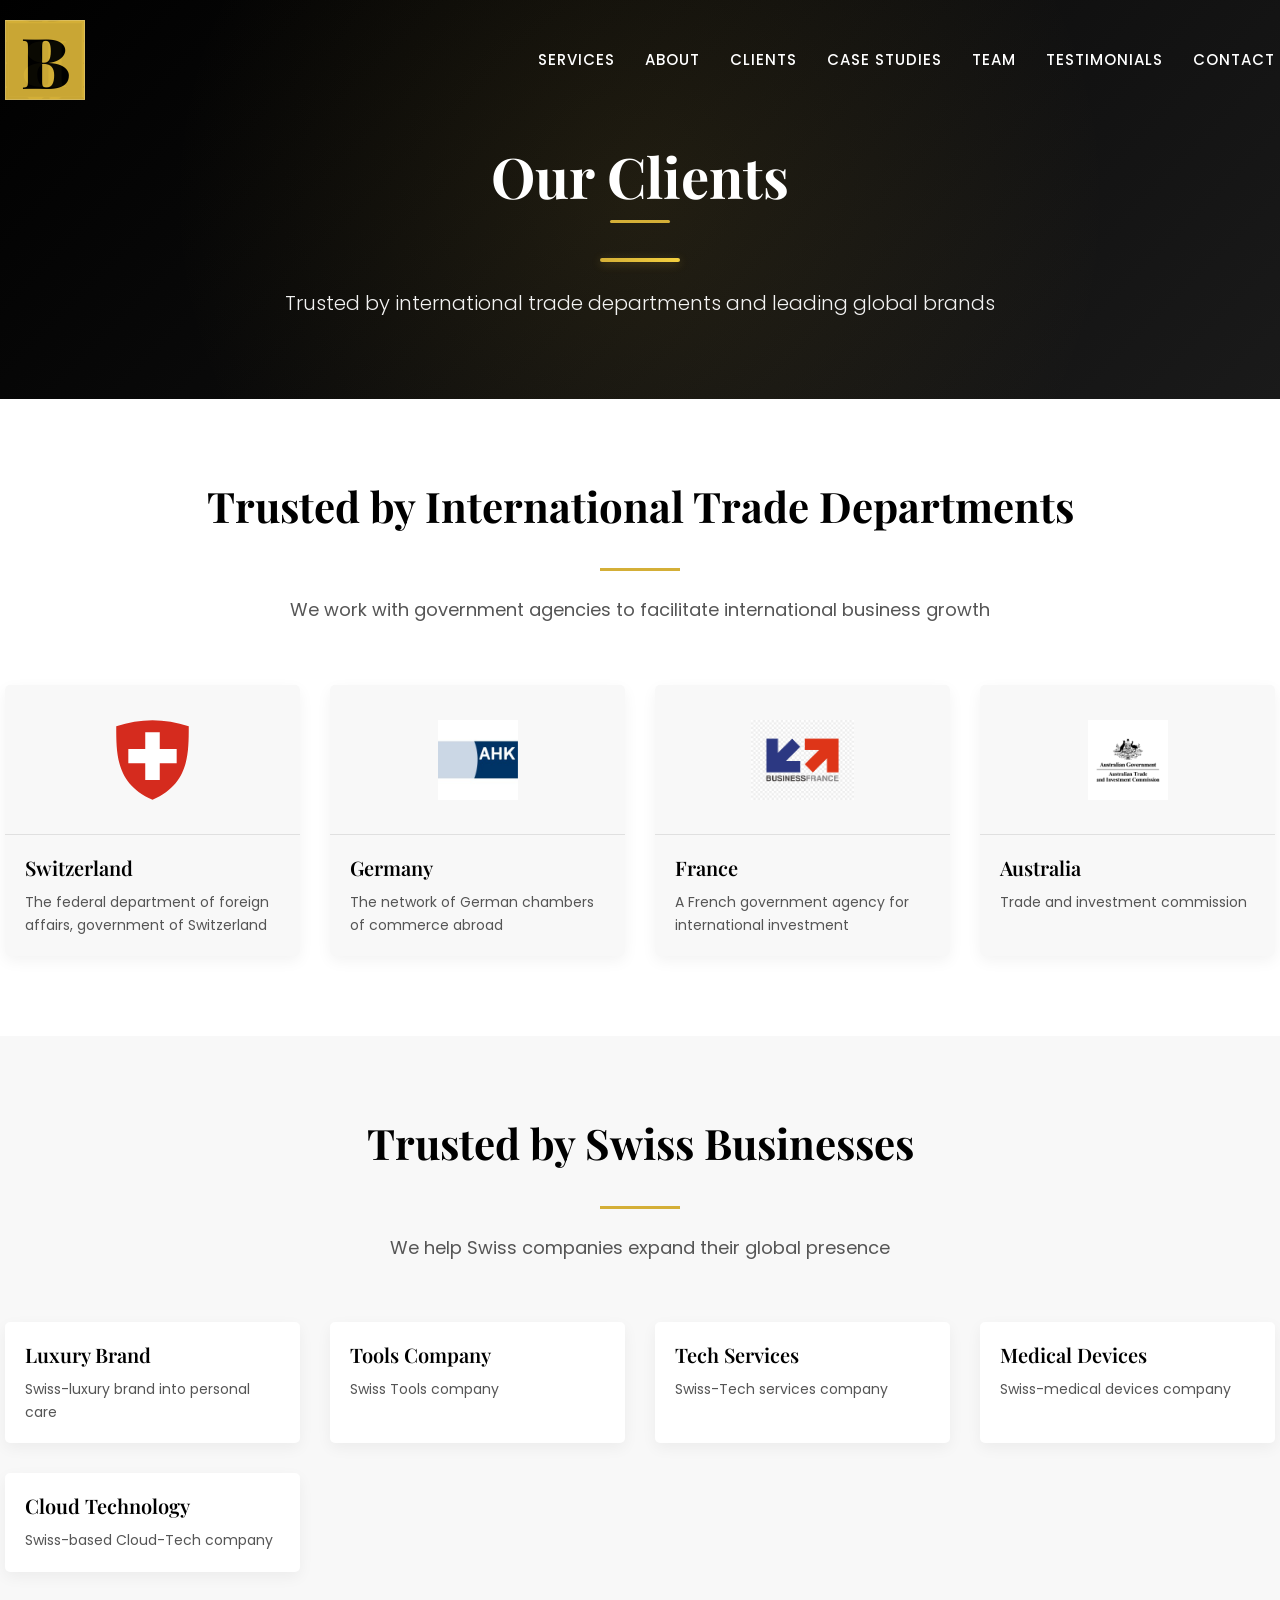
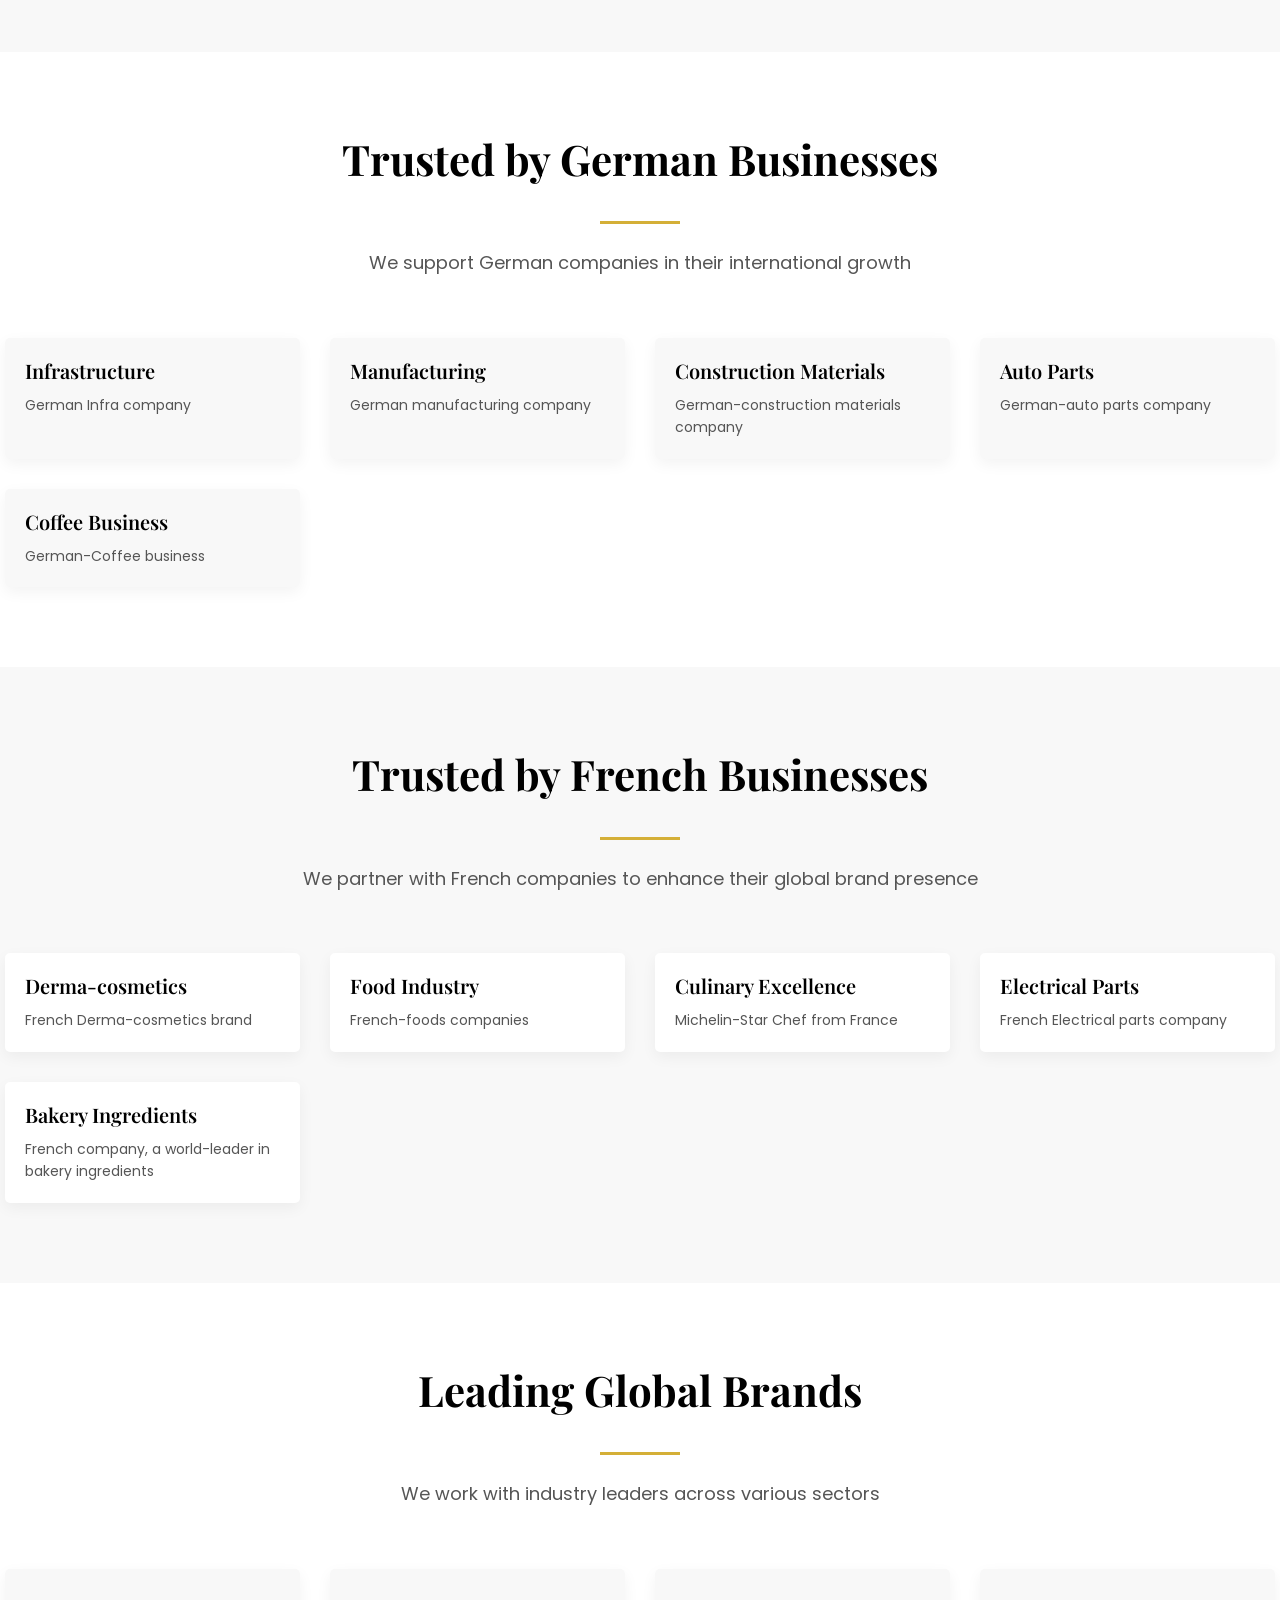
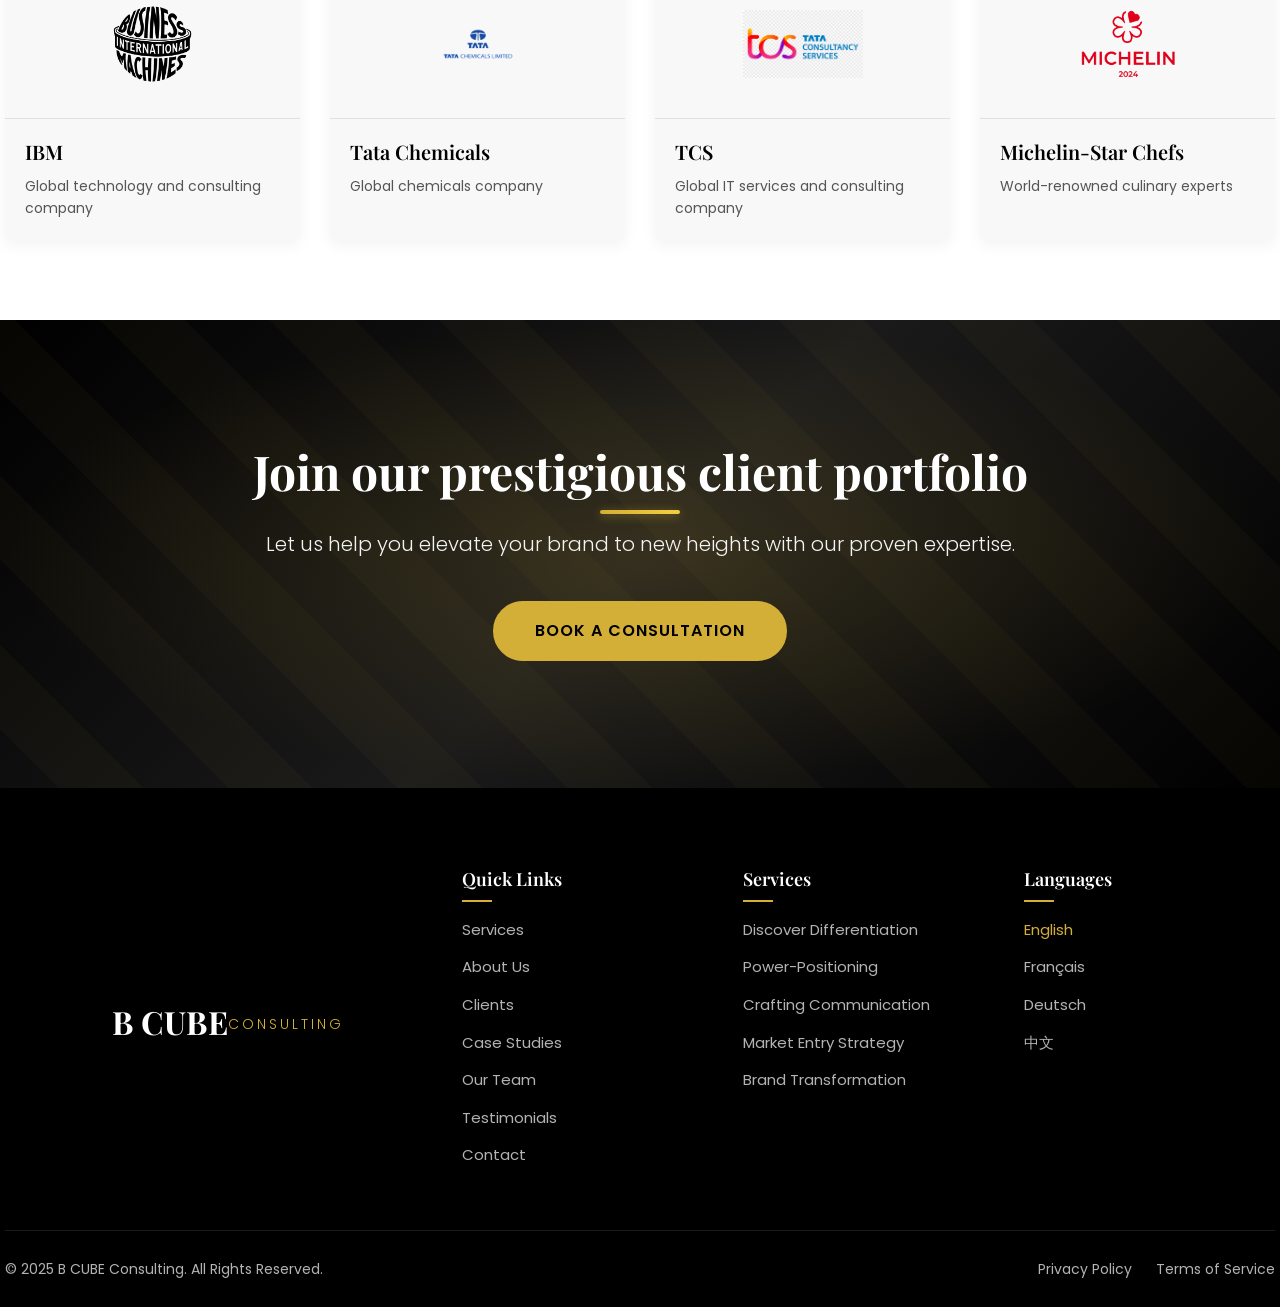
<file: clients.html>
<!DOCTYPE html>
<html lang="en">
<head>
    <meta charset="UTF-8">
    <meta name="viewport" content="width=device-width, initial-scale=1.0">
    <title>Our Clients | B CUBE Consulting</title>
    <meta name="description" content="B CUBE Consulting's global client portfolio includes international trade departments and leading brands from Switzerland, Germany, France, and more.">
    <link rel="stylesheet" href="css/styles.css">
    <link rel="stylesheet" href="css/placeholders.css">
    <link rel="stylesheet" href="css/animations.css">
    <link rel="stylesheet" href="css/cube.css">
    <link rel="preconnect" href="https://fonts.googleapis.com">
    <link rel="preconnect" href="https://fonts.gstatic.com" crossorigin>
    <link href="https://fonts.googleapis.com/css2?family=Playfair+Display:wght@400;500;600;700&family=Poppins:wght@300;400;500;600&display=swap" rel="stylesheet">
    <link rel="stylesheet" href="https://cdnjs.cloudflare.com/ajax/libs/font-awesome/6.0.0/css/all.min.css">
</head>
<body>
    
    <!-- Header -->
    <header class="header">
        <div class="container">
            <div class="header-inner">
                <div class="logo">
                    <a href="index.html" style="display: flex; align-items: center;">
                        <div class="cube-container">
                            <div class="cube">
                                <div class="cube-face cube-face-front">B</div>
                                <div class="cube-face cube-face-back">B</div>
                                <div class="cube-face cube-face-right">B</div>
                                <div class="cube-face cube-face-left">B</div>
                                <div class="cube-face cube-face-top">B</div>
                                <div class="cube-face cube-face-bottom">B</div>
                            </div>
                        </div>
                    </a>
                </div>
                <nav class="main-nav">
                    <ul>
                        <li><a href="services.html">Services</a></li>
                        <li><a href="about.html">About</a></li>
                        <li><a href="clients.html" class="active">Clients</a></li>
                        <li><a href="case-studies.html">Case Studies</a></li>
                        <li><a href="team.html">Team</a></li>
                        <li><a href="testimonials.html">Testimonials</a></li>
                        <li><a href="contact.html">Contact</a></li>
                    </ul>
                </nav>
                <div class="mobile-menu-toggle">
                    <span></span>
                    <span></span>
                    <span></span>
                </div>
            </div>
        </div>
    </header>

    <!-- Page Banner -->
    <section class="page-banner">
        <div class="container">
            <h1>Our Clients</h1>
            <div class="separator"></div>
            <p>Trusted by international trade departments and leading global brands</p>
        </div>
    </section>

    <!-- International Trade Departments -->
    <section class="client-section">
        <div class="container">
            <div class="section-header">
                <h2>Trusted by International Trade Departments</h2>
                <div class="separator"></div>
                <p>We work with government agencies to facilitate international business growth</p>
            </div>
            <div class="client-grid">
                <div class="client-card">
                    <div class="client-logo">
                        <img src="assets/images/Coat_of_Arms_of_Switzerland.svg" alt="Switzerland Trade Department">
                    </div>
                    <div class="client-info">
                        <h3>Switzerland</h3>
                        <p>The federal department of foreign affairs, government of Switzerland</p>
                    </div>
                </div>
                <div class="client-card">
                    <div class="client-logo">
                        <img src="assets/images/AHK.jpeg" alt="Germany Trade Department">
                    </div>
                    <div class="client-info">
                        <h3>Germany</h3>
                        <p>The network of German chambers of commerce abroad</p>
                    </div>
                </div>
                <div class="client-card">
                    <div class="client-logo">
                        <img src="assets/images/BF.jpg" alt="France Trade Department">
                    </div>
                    <div class="client-info">
                        <h3>France</h3>
                        <p>A French government agency for international investment</p>
                    </div>
                </div>
                <div class="client-card">
                    <div class="client-logo">
                        <img src="assets/images/A.png" alt="Australia Trade Department">
                    </div>
                    <div class="client-info">
                        <h3>Australia</h3>
                        <p>Trade and investment commission</p>
                    </div>
                </div>
            </div>
        </div>
    </section>

    <!-- Swiss Businesses -->
    <section class="client-section">
        <div class="container">
            <div class="section-header">
                <h2>Trusted by Swiss Businesses</h2>
                <div class="separator"></div>
                <p>We help Swiss companies expand their global presence</p>
            </div>
            <div class="client-grid">
                <div class="client-card">
                    <div class="client-info">
                        <h3>Luxury Brand</h3>
                        <p>Swiss-luxury brand into personal care</p>
                    </div>
                </div>
                <div class="client-card">
                    <div class="client-info">
                        <h3>Tools Company</h3>
                        <p>Swiss Tools company</p>
                    </div>
                </div>
                <div class="client-card">
                    <div class="client-info">
                        <h3>Tech Services</h3>
                        <p>Swiss-Tech services company</p>
                    </div>
                </div>
                <div class="client-card">
                    <div class="client-info">
                        <h3>Medical Devices</h3>
                        <p>Swiss-medical devices company</p>
                    </div>
                </div>
                <div class="client-card">
                    <div class="client-info">
                        <h3>Cloud Technology</h3>
                        <p>Swiss-based Cloud-Tech company</p>
                    </div>
                </div>
            </div>
        </div>
    </section>

    <!-- German Businesses -->
    <section class="client-section">
        <div class="container">
            <div class="section-header">
                <h2>Trusted by German Businesses</h2>
                <div class="separator"></div>
                <p>We support German companies in their international growth</p>
            </div>
            <div class="client-grid">
                <div class="client-card">
                    <div class="client-info">
                        <h3>Infrastructure</h3>
                        <p>German Infra company</p>
                    </div>
                </div>
                <div class="client-card">
                    <div class="client-info">
                        <h3>Manufacturing</h3>
                        <p>German manufacturing company</p>
                    </div>
                </div>
                <div class="client-card">
                    <div class="client-info">
                        <h3>Construction Materials</h3>
                        <p>German-construction materials company</p>
                    </div>
                </div>
                <div class="client-card">
                    <div class="client-info">
                        <h3>Auto Parts</h3>
                        <p>German-auto parts company</p>
                    </div>
                </div>
                <div class="client-card">
                    <div class="client-info">
                        <h3>Coffee Business</h3>
                        <p>German-Coffee business</p>
                    </div>
                </div>
            </div>
        </div>
    </section>

    <!-- French Businesses -->
    <section class="client-section">
        <div class="container">
            <div class="section-header">
                <h2>Trusted by French Businesses</h2>
                <div class="separator"></div>
                <p>We partner with French companies to enhance their global brand presence</p>
            </div>
            <div class="client-grid">
                <div class="client-card">
                    <div class="client-info">
                        <h3>Derma-cosmetics</h3>
                        <p>French Derma-cosmetics brand</p>
                    </div>
                </div>
                <div class="client-card">
                    <div class="client-info">
                        <h3>Food Industry</h3>
                        <p>French-foods companies</p>
                    </div>
                </div>
                <div class="client-card">
                    <div class="client-info">
                        <h3>Culinary Excellence</h3>
                        <p>Michelin-Star Chef from France</p>
                    </div>
                </div>
                <div class="client-card">
                    <div class="client-info">
                        <h3>Electrical Parts</h3>
                        <p>French Electrical parts company</p>
                    </div>
                </div>
                <div class="client-card">
                    <div class="client-info">
                        <h3>Bakery Ingredients</h3>
                        <p>French company, a world-leader in bakery ingredients</p>
                    </div>
                </div>
            </div>
        </div>
    </section>

    <!-- Leading Global Brands -->
    <section class="client-section">
        <div class="container">
            <div class="section-header">
                <h2>Leading Global Brands</h2>
                <div class="separator"></div>
                <p>We work with industry leaders across various sectors</p>
            </div>
            <div class="client-grid">
                <div class="client-card">
                    <div class="client-logo">
                        <img src="assets/images/Original_IBM_Logo.png" alt="IBM">
                    </div>
                    <div class="client-info">
                        <h3>IBM</h3>
                        <p>Global technology and consulting company</p>
                    </div>
                </div>
                <div class="client-card">
                    <div class="client-logo">
                        <img src="assets/images/tata-chemicals-vector-logo-200x200.png" alt="Tata Chemicals">
                    </div>
                    <div class="client-info">
                        <h3>Tata Chemicals</h3>
                        <p>Global chemicals company</p>
                    </div>
                </div>
                <div class="client-card">
                    <div class="client-logo">
                        <img src="assets/images/tata.webp" alt="TCS">
                    </div>
                    <div class="client-info">
                        <h3>TCS</h3>
                        <p>Global IT services and consulting company</p>
                    </div>
                </div>
                <div class="client-card">
                    <div class="client-logo">
                        <img src="assets/images/logo_michelin_.png" alt="Michelin-Star Chefs">
                    </div>
                    <div class="client-info">
                        <h3>Michelin-Star Chefs</h3>
                        <p>World-renowned culinary experts</p>
                    </div>
                </div>
            </div>
        </div>
    </section>

    <!-- CTA Section -->
    <section class="cta-section">
        <div class="container">
            <h2>Join our prestigious client portfolio</h2>
            <p>Let us help you elevate your brand to new heights with our proven expertise.</p>
            <a href="contact.html" class="cta-button">Book a Consultation</a>
        </div>
    </section>

    <!-- Footer -->
    <footer class="footer">
        <div class="container">
            <div class="footer-content">
                <div class="footer-logo">
                    <h2>B CUBE</h2>
                    <span>Consulting</span>
                </div>
                <div class="footer-links">
                    <div class="footer-column">
                        <h3>Quick Links</h3>
                        <ul>
                            <li><a href="services.html">Services</a></li>
                            <li><a href="about.html">About Us</a></li>
                            <li><a href="clients.html">Clients</a></li>
                            <li><a href="case-studies.html">Case Studies</a></li>
                            <li><a href="team.html">Our Team</a></li>
                            <li><a href="testimonials.html">Testimonials</a></li>
                            <li><a href="contact.html">Contact</a></li>
                        </ul>
                    </div>
                    <div class="footer-column">
                        <h3>Services</h3>
                        <ul>
                            <li><a href="services.html#discover">Discover Differentiation</a></li>
                            <li><a href="services.html#positioning">Power-Positioning</a></li>
                            <li><a href="services.html#communication">Crafting Communication</a></li>
                            <li><a href="services.html">Market Entry Strategy</a></li>
                            <li><a href="services.html">Brand Transformation</a></li>
                        </ul>
                    </div>
                    <div class="footer-column">
                        <h3>Languages</h3>
                        <ul class="language-selector">
                            <li><a href="#" class="active">English</a></li>
                            <li><a href="#">Français</a></li>
                            <li><a href="#">Deutsch</a></li>
                            <li><a href="#">中文</a></li>
                        </ul>
                    </div>
                </div>
            </div>
            <div class="footer-bottom">
                <p>&copy; 2025 B CUBE Consulting. All Rights Reserved.</p>
                <div class="footer-bottom-links">
                    <a href="#">Privacy Policy</a>
                    <a href="#">Terms of Service</a>
                </div>
            </div>
        </div>
    </footer>

    <!-- Custom scripts -->
    <script src="js/main.js"></script>
</body>
</html>
</file>
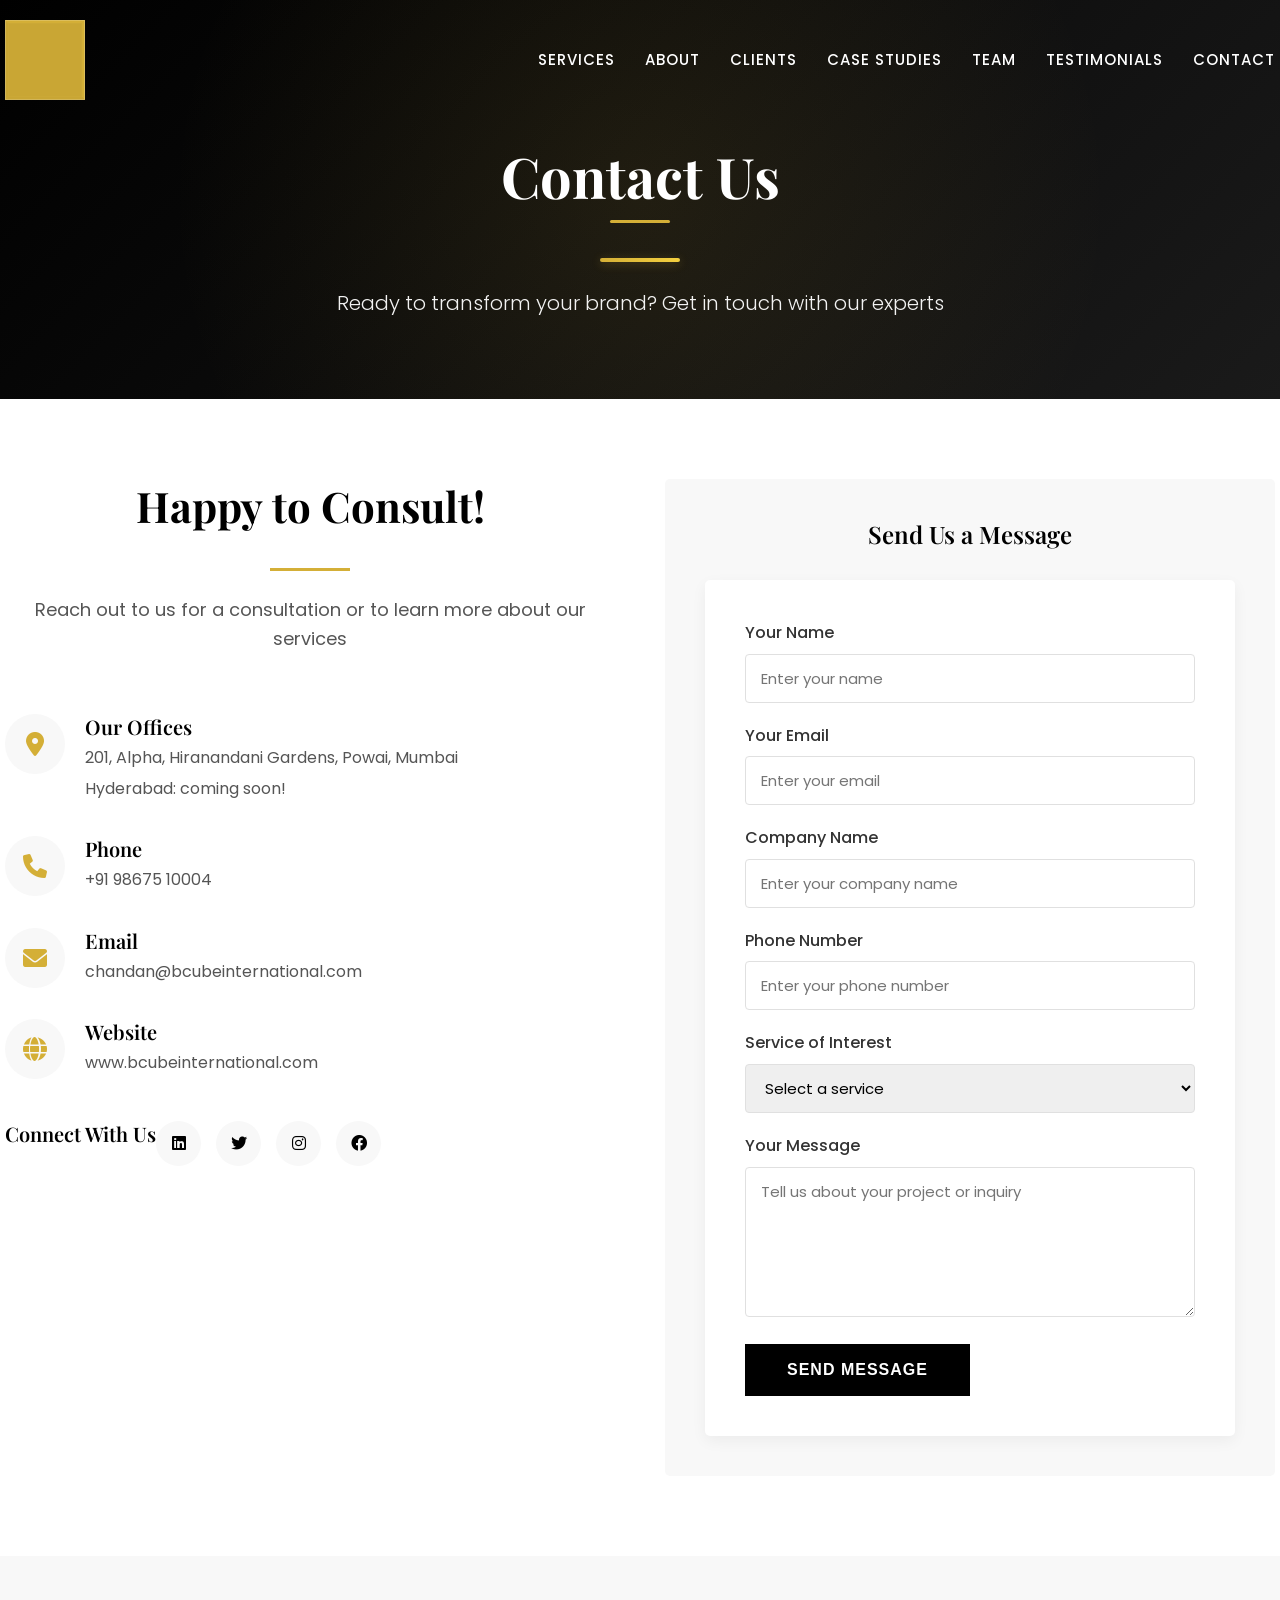
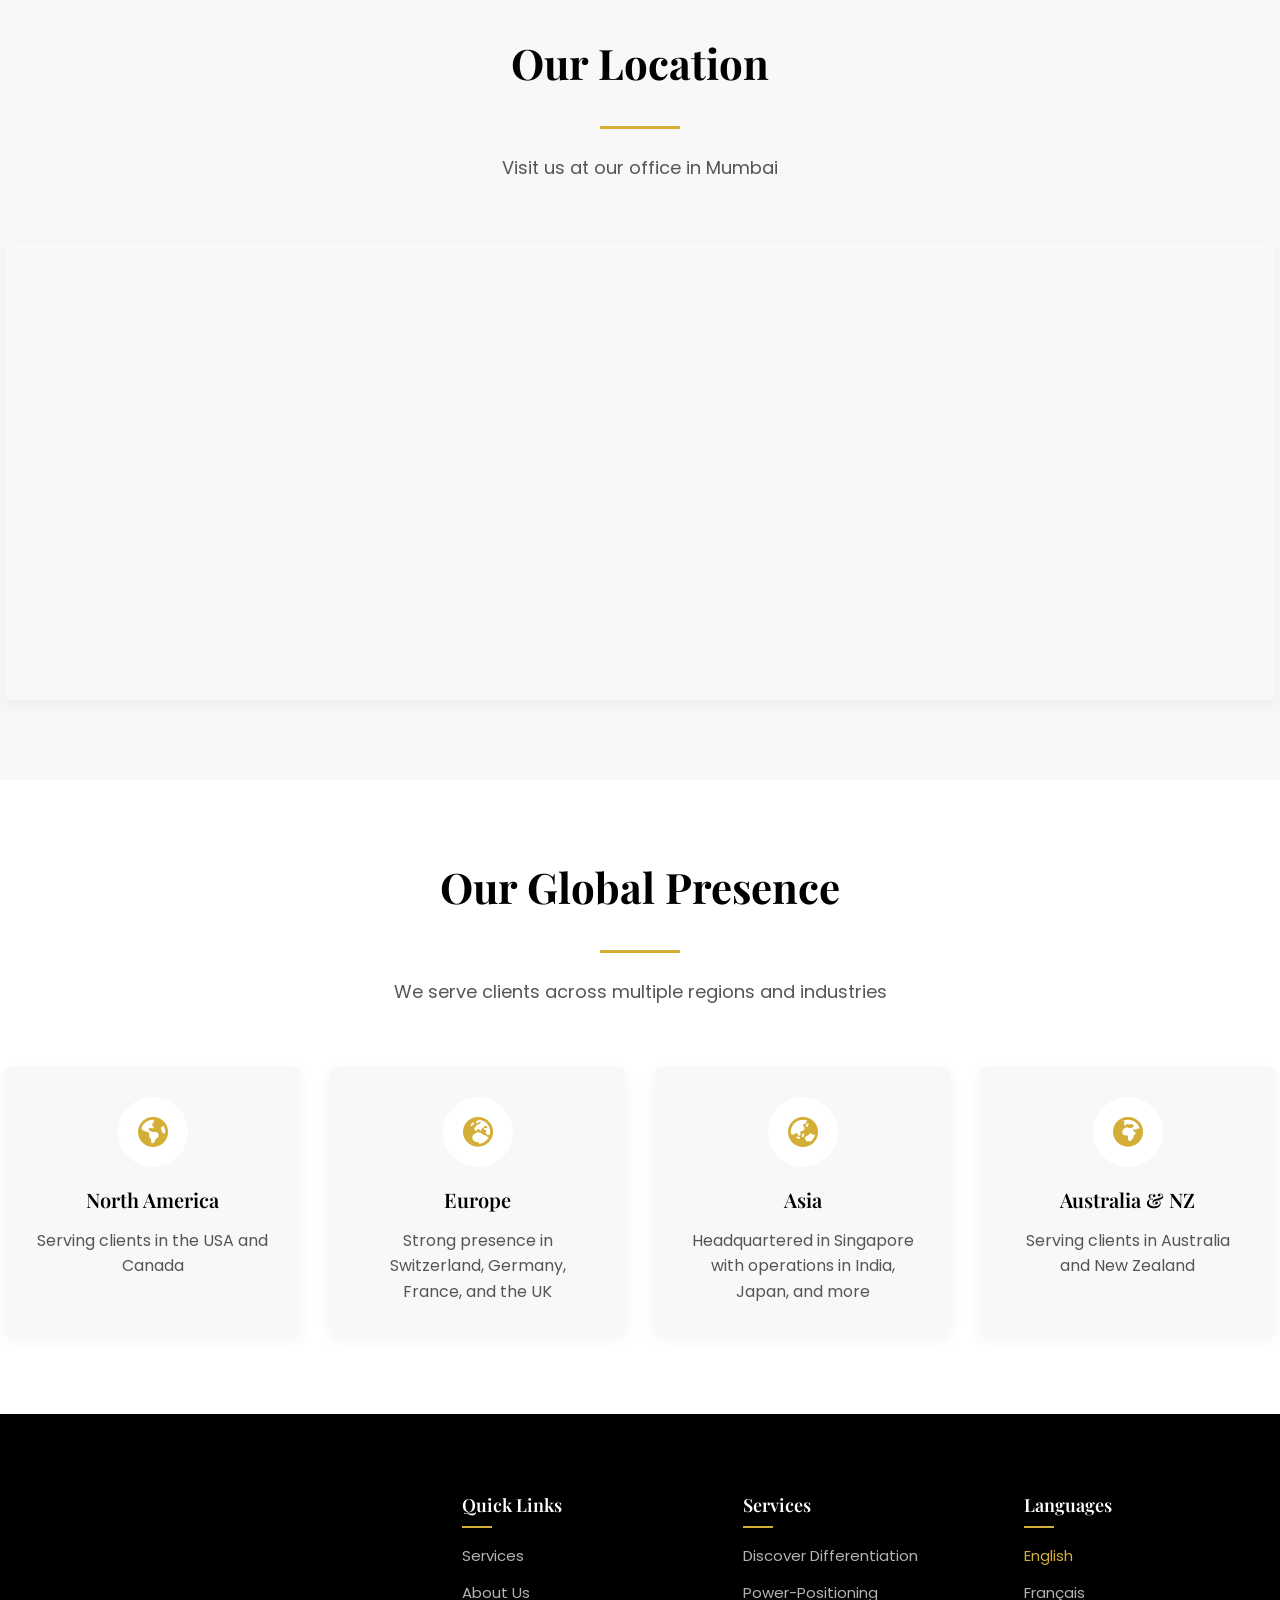
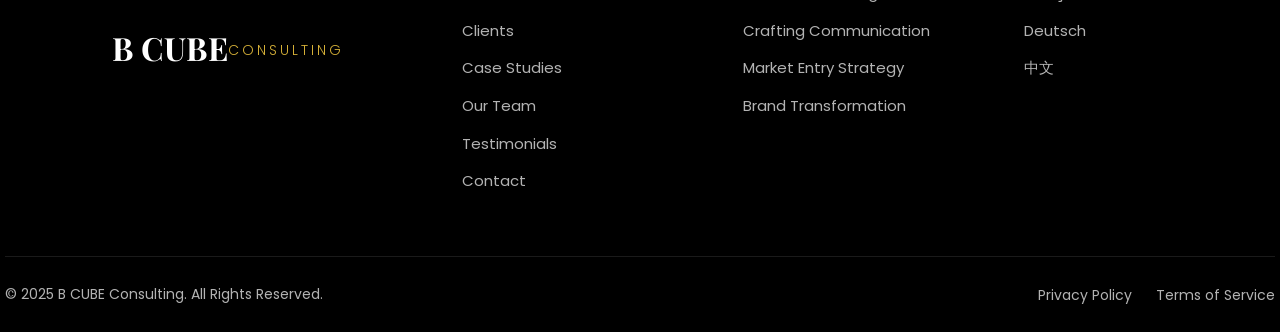
<file: contact.html>
<!DOCTYPE html>
<html lang="en">
<head>
    <meta charset="UTF-8">
    <meta name="viewport" content="width=device-width, initial-scale=1.0">
    <title>Contact Us | B CUBE Consulting</title>
    <meta name="description" content="Get in touch with B CUBE Consulting - Singapore-based consultancy specializing in brand and business strategy across global markets.">
    <link rel="stylesheet" href="css/styles.css">
    <link rel="stylesheet" href="css/placeholders.css">
    <link rel="stylesheet" href="css/animations.css">
    <link rel="stylesheet" href="css/cube.css">
    <link rel="preconnect" href="https://fonts.googleapis.com">
    <link rel="preconnect" href="https://fonts.gstatic.com" crossorigin>
    <link href="https://fonts.googleapis.com/css2?family=Playfair+Display:wght@400;500;600;700&family=Poppins:wght@300;400;500;600&display=swap" rel="stylesheet">
    <link rel="stylesheet" href="https://cdnjs.cloudflare.com/ajax/libs/font-awesome/6.0.0/css/all.min.css">
</head>
<body>
    
    <!-- Header -->
    <header class="header">
        <div class="container">
            <div class="header-inner">
                <div class="logo">
                    <a href="index.html" style="display: flex; align-items: center;">
                        <div class="cube-container">
                            <div class="cube">
                                <div class="cube-face cube-face-front"></div>
                                <div class="cube-face cube-face-back"></div>
                                <div class="cube-face cube-face-right"></div>
                                <div class="cube-face cube-face-left"></div>
                                <div class="cube-face cube-face-top"></div>
                                <div class="cube-face cube-face-bottom"></div>
                            </div>
                        </div>
                    </a>
                </div>
                <nav class="main-nav">
                    <ul>
                        <li><a href="services.html">Services</a></li>
                        <li><a href="about.html">About</a></li>
                        <li><a href="clients.html">Clients</a></li>
                        <li><a href="case-studies.html">Case Studies</a></li>
                        <li><a href="team.html">Team</a></li>
                        <li><a href="testimonials.html">Testimonials</a></li>
                        <li><a href="contact.html" class="active">Contact</a></li>
                    </ul>
                </nav>
                <div class="mobile-menu-toggle">
                    <span></span>
                    <span></span>
                    <span></span>
                </div>
            </div>
        </div>
    </header>

    <!-- Page Banner -->
    <section class="page-banner">
        <div class="container">
            <h1>Contact Us</h1>
            <div class="separator"></div>
            <p>Ready to transform your brand? Get in touch with our experts</p>
        </div>
    </section>

    <!-- Contact Information -->
    <section class="contact-information">
        <div class="container">
            <div class="contact-grid">
                <div class="contact-details">
                    <div class="section-header">
                        <h2>Happy to Consult!</h2>
                        <div class="separator"></div>
                        <p>Reach out to us for a consultation or to learn more about our services</p>
                    </div>
                    <div class="contact-items">
                        <div class="contact-item">
                            <div class="contact-icon">
                                <i class="fas fa-map-marker-alt"></i>
                            </div>
                            <div class="contact-text">
                                <h3>Our Offices</h3>
                                <p>201, Alpha, Hiranandani Gardens, Powai, Mumbai</p>
                                <p>Hyderabad: coming soon!</p>
                            </div>
                        </div>
                        <div class="contact-item">
                            <div class="contact-icon">
                                <i class="fas fa-phone"></i>
                            </div>
                            <div class="contact-text">
                                <h3>Phone</h3>
                                <p>+91 98675 10004</p>
                            </div>
                        </div>
                        <div class="contact-item">
                            <div class="contact-icon">
                                <i class="fas fa-envelope"></i>
                            </div>
                            <div class="contact-text">
                                <h3>Email</h3>
                                <p>chandan@bcubeinternational.com</p>
                            </div>
                        </div>
                        <div class="contact-item">
                            <div class="contact-icon">
                                <i class="fas fa-globe"></i>
                            </div>
                            <div class="contact-text">
                                <h3>Website</h3>
                                <p>www.bcubeinternational.com</p>
                            </div>
                        </div>
                    </div>
                    <div class="contact-social">
                        <h3>Connect With Us</h3>
                        <div class="social-links">
                            <a href="#"><i class="fab fa-linkedin"></i></a>
                            <a href="#"><i class="fab fa-twitter"></i></a>
                            <a href="#"><i class="fab fa-instagram"></i></a>
                            <a href="#"><i class="fab fa-facebook"></i></a>
                        </div>
                    </div>
                </div>
                <div class="contact-form-container">
                    <h2>Send Us a Message</h2>
                    <form id="contactForm" class="contact-form">
                        <div class="form-group">
                            <label for="name">Your Name</label>
                            <input type="text" id="name" name="name" placeholder="Enter your name" required>
                        </div>
                        <div class="form-group">
                            <label for="email">Your Email</label>
                            <input type="email" id="email" name="email" placeholder="Enter your email" required>
                        </div>
                        <div class="form-group">
                            <label for="company">Company Name</label>
                            <input type="text" id="company" name="company" placeholder="Enter your company name">
                        </div>
                        <div class="form-group">
                            <label for="phone">Phone Number</label>
                            <input type="tel" id="phone" name="phone" placeholder="Enter your phone number">
                        </div>
                        <div class="form-group">
                            <label for="service">Service of Interest</label>
                            <select id="service" name="service">
                                <option value="">Select a service</option>
                                <option value="discover-differentiation">Discover Differentiation</option>
                                <option value="power-positioning">Power-Positioning</option>
                                <option value="crafting-communication">Crafting Communication</option>
                                <option value="market-entry">Market Entry Strategy</option>
                                <option value="brand-transformation">Brand Transformation</option>
                                <option value="other">Other</option>
                            </select>
                        </div>
                        <div class="form-group">
                            <label for="message">Your Message</label>
                            <textarea id="message" name="message" placeholder="Tell us about your project or inquiry" required></textarea>
                        </div>
                        <button type="submit" class="submit-button">Send Message</button>
                    </form>
                </div>
            </div>
        </div>
    </section>

    <!-- Map Section -->
    <section class="map-section">
        <div class="container">
            <div class="section-header">
                <h2>Our Location</h2>
                <div class="separator"></div>
                <p>Visit us at our office in Mumbai</p>
            </div>
            <div class="map-container">
                <iframe src="https://www.google.com/maps/embed?pb=!1m18!1m12!1m3!1d3769.9881332006223!2d72.90543931491!3d19.11952998706!2m3!1f0!2f0!3f0!3m2!1i1024!2i768!4f13.1!3m3!1m2!1s0x3be7c7e4f3f00001%3A0x3c1e9a02c5c2e5a0!2sHiranandani%20Gardens%2C%20Powai%2C%20Mumbai%2C%20Maharashtra!5e0!3m2!1sen!2sin!4v1646000000000!5m2!1sen!2sin" width="100%" height="450" style="border:0;" allowfullscreen="" loading="lazy"></iframe>
            </div>
        </div>
    </section>

    <!-- Global Presence -->
    <section class="global-presence">
        <div class="container">
            <div class="section-header">
                <h2>Our Global Presence</h2>
                <div class="separator"></div>
                <p>We serve clients across multiple regions and industries</p>
            </div>
            <div class="regions-grid">
                <div class="region-card">
                    <div class="region-icon">
                        <i class="fas fa-globe-americas"></i>
                    </div>
                    <h3>North America</h3>
                    <p>Serving clients in the USA and Canada</p>
                </div>
                <div class="region-card">
                    <div class="region-icon">
                        <i class="fas fa-globe-europe"></i>
                    </div>
                    <h3>Europe</h3>
                    <p>Strong presence in Switzerland, Germany, France, and the UK</p>
                </div>
                <div class="region-card">
                    <div class="region-icon">
                        <i class="fas fa-globe-asia"></i>
                    </div>
                    <h3>Asia</h3>
                    <p>Headquartered in Singapore with operations in India, Japan, and more</p>
                </div>
                <div class="region-card">
                    <div class="region-icon">
                        <i class="fas fa-globe-africa"></i>
                    </div>
                    <h3>Australia & NZ</h3>
                    <p>Serving clients in Australia and New Zealand</p>
                </div>
            </div>
        </div>
    </section>

    <!-- Footer -->
    <footer class="footer">
        <div class="container">
            <div class="footer-content">
                <div class="footer-logo">
                    <h2>B CUBE</h2>
                    <span>Consulting</span>
                </div>
                <div class="footer-links">
                    <div class="footer-column">
                        <h3>Quick Links</h3>
                        <ul>
                            <li><a href="services.html">Services</a></li>
                            <li><a href="about.html">About Us</a></li>
                            <li><a href="clients.html">Clients</a></li>
                            <li><a href="case-studies.html">Case Studies</a></li>
                            <li><a href="team.html">Our Team</a></li>
                            <li><a href="testimonials.html">Testimonials</a></li>
                            <li><a href="contact.html">Contact</a></li>
                        </ul>
                    </div>
                    <div class="footer-column">
                        <h3>Services</h3>
                        <ul>
                            <li><a href="services.html#discover">Discover Differentiation</a></li>
                            <li><a href="services.html#positioning">Power-Positioning</a></li>
                            <li><a href="services.html#communication">Crafting Communication</a></li>
                            <li><a href="services.html">Market Entry Strategy</a></li>
                            <li><a href="services.html">Brand Transformation</a></li>
                        </ul>
                    </div>
                    <div class="footer-column">
                        <h3>Languages</h3>
                        <ul class="language-selector">
                            <li><a href="#" class="active">English</a></li>
                            <li><a href="#">Français</a></li>
                            <li><a href="#">Deutsch</a></li>
                            <li><a href="#">中文</a></li>
                        </ul>
                    </div>
                </div>
            </div>
            <div class="footer-bottom">
                <p>&copy; 2025 B CUBE Consulting. All Rights Reserved.</p>
                <div class="footer-bottom-links">
                    <a href="#">Privacy Policy</a>
                    <a href="#">Terms of Service</a>
                </div>
            </div>
        </div>
    </footer>

    <!-- Custom scripts -->
    <script src="js/main.js"></script>
</body>
</html>
</file>
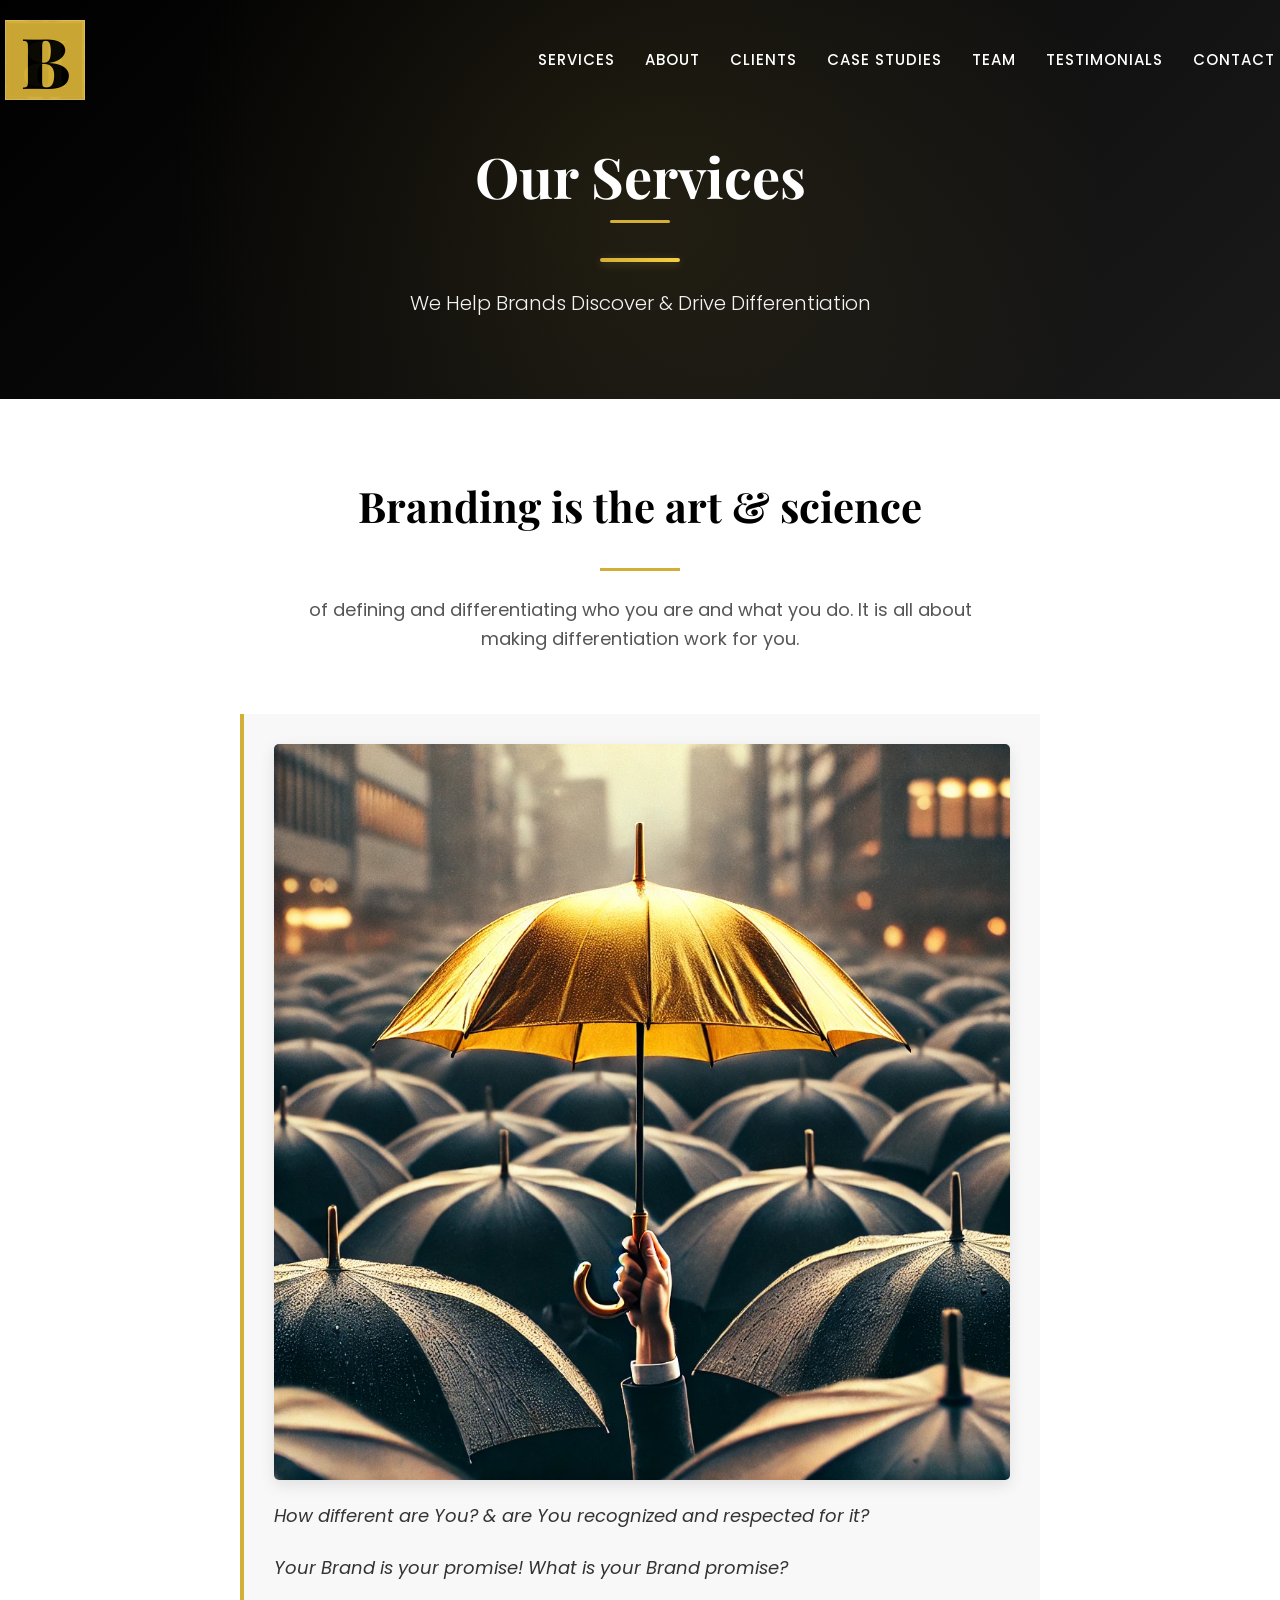
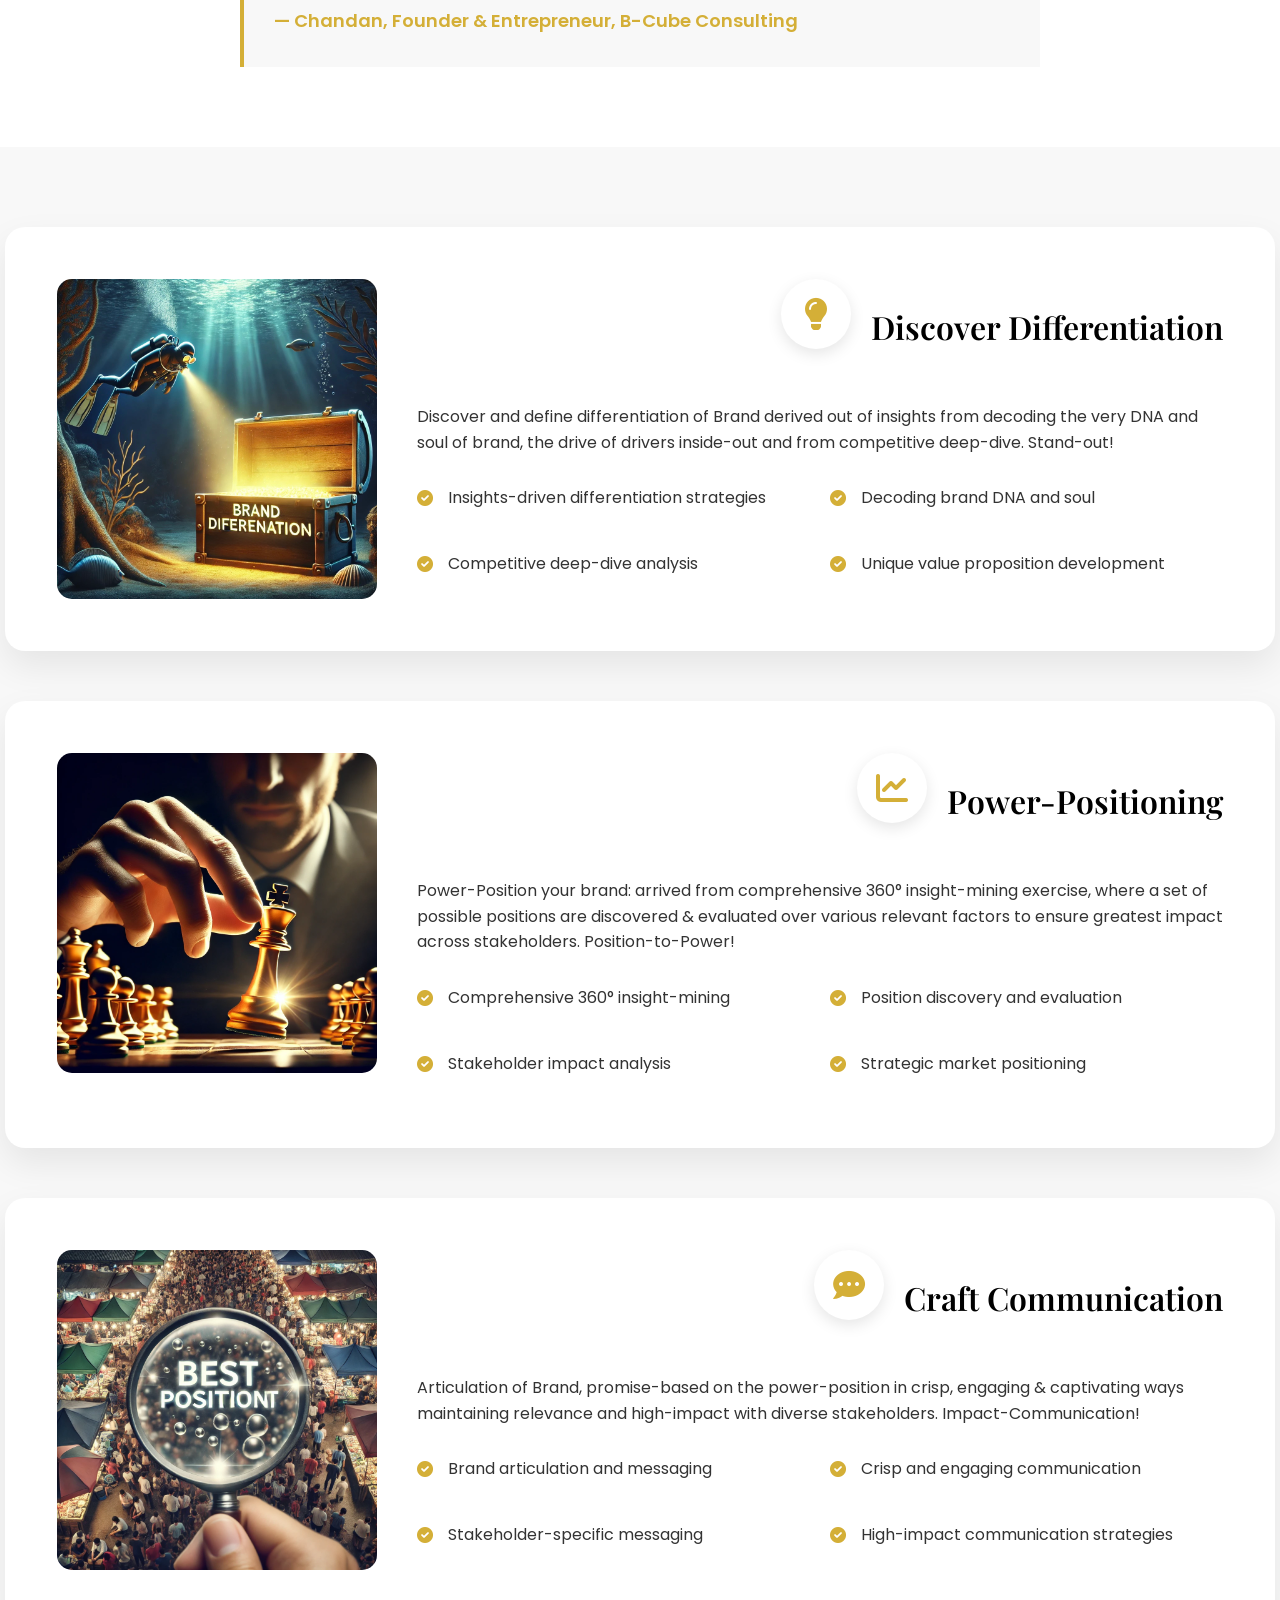
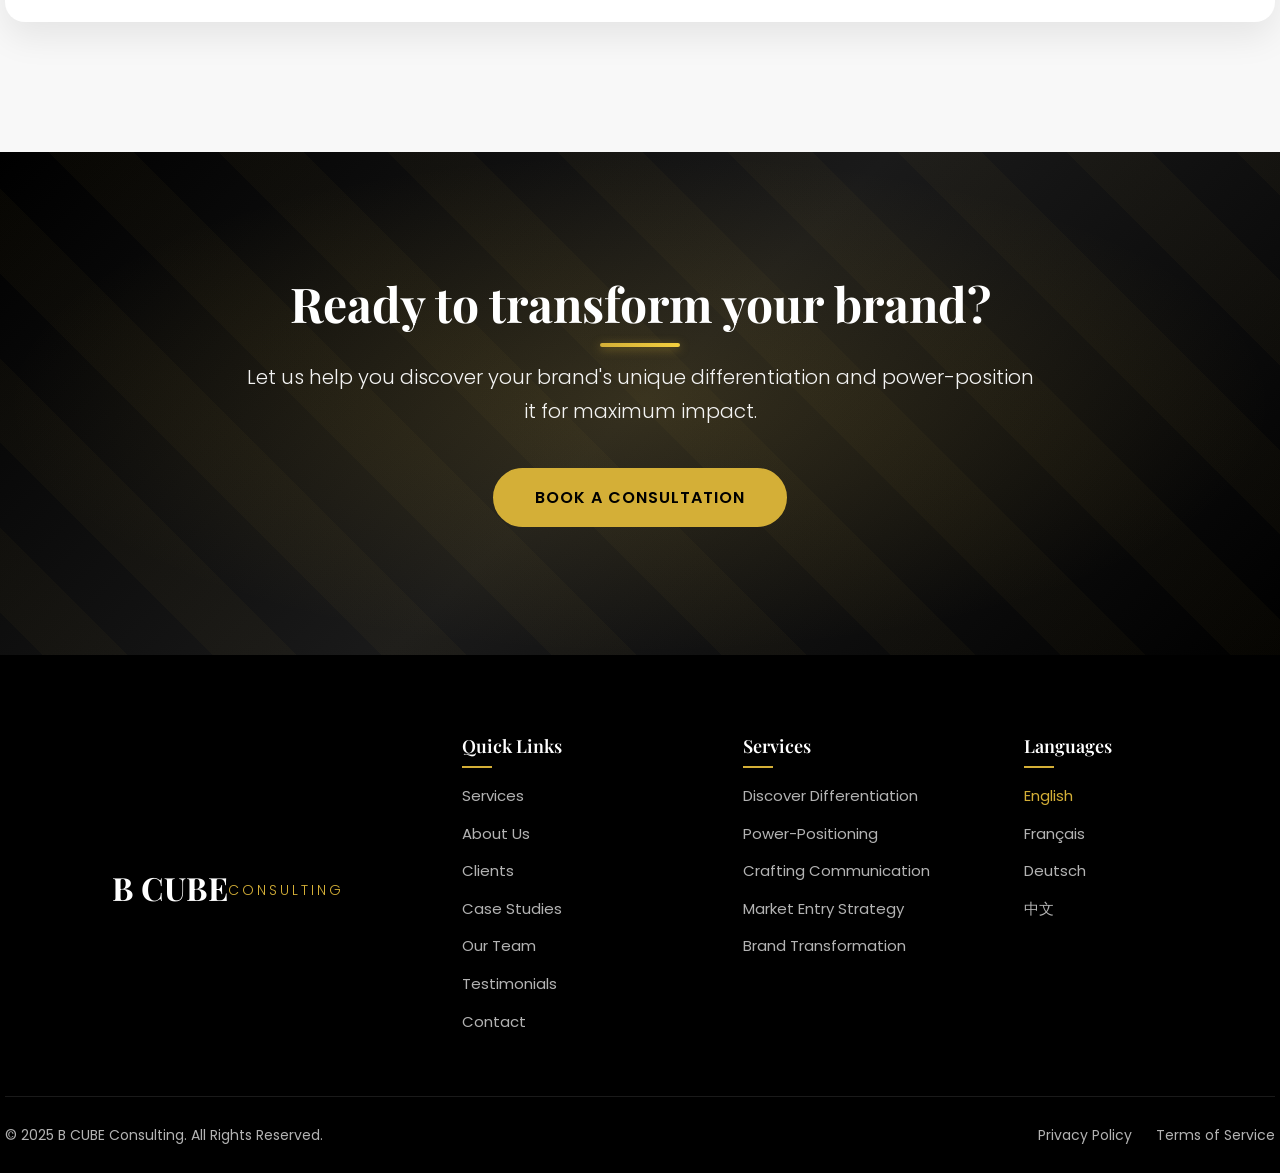
<file: services.html>
<!DOCTYPE html>
<html lang="en">
<head>
    <meta charset="UTF-8">
    <meta name="viewport" content="width=device-width, initial-scale=1.0">
    <title>Services | B CUBE Consulting</title>
    <meta name="description" content="B CUBE Consulting services: Discover Differentiation, Power-Positioning, and Crafting Communication.">
    <link rel="stylesheet" href="css/styles.css">
    <link rel="stylesheet" href="css/placeholders.css">
    <link rel="stylesheet" href="css/animations.css">
    <link rel="stylesheet" href="css/cube.css">
    <link rel="preconnect" href="https://fonts.googleapis.com">
    <link rel="preconnect" href="https://fonts.gstatic.com" crossorigin>
    <link href="https://fonts.googleapis.com/css2?family=Playfair+Display:wght@400;500;600;700&family=Poppins:wght@300;400;500;600&display=swap" rel="stylesheet">
    <link rel="stylesheet" href="https://cdnjs.cloudflare.com/ajax/libs/font-awesome/6.0.0/css/all.min.css">
</head>
<body>
    
    <!-- Header -->
    <header class="header">
        <div class="container">
            <div class="header-inner">
                <div class="logo">
                    <a href="index.html" style="display: flex; align-items: center;">
                        <div class="cube-container">
                            <div class="cube">
                                <div class="cube-face cube-face-front">B</div>
                                <div class="cube-face cube-face-back">B</div>
                                <div class="cube-face cube-face-right">B</div>
                                <div class="cube-face cube-face-left">B</div>
                                <div class="cube-face cube-face-top">B</div>
                                <div class="cube-face cube-face-bottom">B</div>
                            </div>
                        </div>
                    </a>
                </div>
                <nav class="main-nav">
                    <ul>
                        <li><a href="services.html" class="active">Services</a></li>
                        <li><a href="about.html">About</a></li>
                        <li><a href="clients.html">Clients</a></li>
                        <li><a href="case-studies.html">Case Studies</a></li>
                        <li><a href="team.html">Team</a></li>
                        <li><a href="testimonials.html">Testimonials</a></li>
                        <li><a href="contact.html">Contact</a></li>
                    </ul>
                </nav>
                <div class="mobile-menu-toggle">
                    <span></span>
                    <span></span>
                    <span></span>
                </div>
            </div>
        </div>
    </header>

    <!-- Page Banner -->
    <section class="page-banner">
        <div class="container">
            <h1>Our Services</h1>
            <div class="separator"></div>
            <p>We Help Brands Discover & Drive Differentiation</p>
        </div>
    </section>

    <!-- Services Introduction -->
    <section class="services-intro">
        <div class="container">
            <div class="section-header">
                <h2>Branding is the art & science</h2>
                <div class="separator"></div>
                <p>of defining and differentiating who you are and what you do. It is all about making differentiation work for you.</p>
            </div>
            <div class="branding-quote">
                <blockquote>
                    <img src="assets/images/DALL·E 2025-03-06 04.44.02 - A striking gold umbrella held high among a sea of black umbrellas in a rainy urban setting, symbolizing uniqueness and recognition. The gold umbrella .webp" alt="Gold umbrella standing out among black umbrellas, symbolizing uniqueness and differentiation">
                    <p>How different are You? & are You recognized and respected for it?</p>
                    <p>Your Brand is your promise! What is your Brand promise?</p>
                    <cite>— Chandan, Founder & Entrepreneur, B-Cube Consulting</cite>
                </blockquote>
            </div>
        </div>
    </section>

    <!-- Detailed Services -->
    <section class="detailed-services">
        <div class="container">
            <div class="service-detailed">
                <div class="service-image">
                    <img src="assets/images/differentiation.jpg" alt="Discover Differentiation">
                </div>
                <div class="service-info">
                    <div class="service-header">
                        <div class="service-icon">
                            <i class="fas fa-lightbulb"></i>
                        </div>
                        <h2>Discover Differentiation</h2>
                    </div>
                    <div class="service-content">
                        <p>Discover and define differentiation of Brand derived out of insights from decoding the very DNA and soul of brand, the drive of drivers inside-out and from competitive deep-dive. Stand-out!</p>
                        <div class="service-features">
                            <div class="feature">
                                <i class="fas fa-check-circle"></i>
                                <p>Insights-driven differentiation strategies</p>
                            </div>
                            <div class="feature">
                                <i class="fas fa-check-circle"></i>
                                <p>Decoding brand DNA and soul</p>
                            </div>
                            <div class="feature">
                                <i class="fas fa-check-circle"></i>
                                <p>Competitive deep-dive analysis</p>
                            </div>
                            <div class="feature">
                                <i class="fas fa-check-circle"></i>
                                <p>Unique value proposition development</p>
                            </div>
                        </div>
                    </div>
                </div>
            </div>

            <div class="service-detailed">
                <div class="service-image">
                    <img src="assets/images/power positioning.webp" alt="Power-Positioning">
                </div>
                <div class="service-info">
                    <div class="service-header">
                        <div class="service-icon">
                            <i class="fas fa-chart-line"></i>
                        </div>
                        <h2>Power-Positioning</h2>
                    </div>
                    <div class="service-content">
                        <p>Power-Position your brand: arrived from comprehensive 360° insight-mining exercise, where a set of possible positions are discovered & evaluated over various relevant factors to ensure greatest impact across stakeholders. Position-to-Power!</p>
                        <div class="service-features">
                            <div class="feature">
                                <i class="fas fa-check-circle"></i>
                                <p>Comprehensive 360° insight-mining</p>
                            </div>
                            <div class="feature">
                                <i class="fas fa-check-circle"></i>
                                <p>Position discovery and evaluation</p>
                            </div>
                            <div class="feature">
                                <i class="fas fa-check-circle"></i>
                                <p>Stakeholder impact analysis</p>
                            </div>
                            <div class="feature">
                                <i class="fas fa-check-circle"></i>
                                <p>Strategic market positioning</p>
                            </div>
                        </div>
                    </div>
                </div>
            </div>

            <div class="service-detailed">
                <div class="service-image">
                    <img src="assets/images/craft communication.webp" alt="Craft Communication">
                </div>
                <div class="service-info">
                    <div class="service-header">
                        <div class="service-icon">
                            <i class="fas fa-comment-dots"></i>
                        </div>
                        <h2>Craft Communication</h2>
                    </div>
                    <div class="service-content">
                        <p>Articulation of Brand, promise-based on the power-position in crisp, engaging & captivating ways maintaining relevance and high-impact with diverse stakeholders. Impact-Communication!</p>
                        <div class="service-features">
                            <div class="feature">
                                <i class="fas fa-check-circle"></i>
                                <p>Brand articulation and messaging</p>
                            </div>
                            <div class="feature">
                                <i class="fas fa-check-circle"></i>
                                <p>Crisp and engaging communication</p>
                            </div>
                            <div class="feature">
                                <i class="fas fa-check-circle"></i>
                                <p>Stakeholder-specific messaging</p>
                            </div>
                            <div class="feature">
                                <i class="fas fa-check-circle"></i>
                                <p>High-impact communication strategies</p>
                            </div>
                        </div>
                    </div>
                </div>
            </div>
        </div>
    </section>

    <!-- CTA Section -->
    <section class="cta-section">
        <div class="container">
            <h2>Ready to transform your brand?</h2>
            <p>Let us help you discover your brand's unique differentiation and power-position it for maximum impact.</p>
            <a href="contact.html" class="cta-button">Book a Consultation</a>
        </div>
    </section>

    <!-- Footer -->
    <footer class="footer">
        <div class="container">
            <div class="footer-content">
                <div class="footer-logo">
                    <h2>B CUBE</h2>
                    <span>Consulting</span>
                </div>
                <div class="footer-links">
                    <div class="footer-column">
                        <h3>Quick Links</h3>
                        <ul>
                            <li><a href="services.html">Services</a></li>
                            <li><a href="about.html">About Us</a></li>
                            <li><a href="clients.html">Clients</a></li>
                            <li><a href="case-studies.html">Case Studies</a></li>
                            <li><a href="team.html">Our Team</a></li>
                            <li><a href="testimonials.html">Testimonials</a></li>
                            <li><a href="contact.html">Contact</a></li>
                        </ul>
                    </div>
                    <div class="footer-column">
                        <h3>Services</h3>
                        <ul>
                            <li><a href="services.html#discover">Discover Differentiation</a></li>
                            <li><a href="services.html#positioning">Power-Positioning</a></li>
                            <li><a href="services.html#communication">Crafting Communication</a></li>
                            <li><a href="services.html">Market Entry Strategy</a></li>
                            <li><a href="services.html">Brand Transformation</a></li>
                        </ul>
                    </div>
                    <div class="footer-column">
                        <h3>Languages</h3>
                        <ul class="language-selector">
                            <li><a href="#" class="active">English</a></li>
                            <li><a href="#">Français</a></li>
                            <li><a href="#">Deutsch</a></li>
                            <li><a href="#">中文</a></li>
                        </ul>
                    </div>
                </div>
            </div>
            <div class="footer-bottom">
                <p>&copy; 2025 B CUBE Consulting. All Rights Reserved.</p>
                <div class="footer-bottom-links">
                    <a href="#">Privacy Policy</a>
                    <a href="#">Terms of Service</a>
                </div>
            </div>
        </div>
    </footer>

    <!-- Custom scripts -->
    <script src="js/main.js"></script>
</body>
</html>
</file>
<file: css/styles.css>
/* 
 * B CUBE Consulting Website Styles
 * A premium, luxury design for a high-end consultancy
 */

/* ===== Base Styles ===== */
:root {
    /* Color Palette - Light Mode */
    --primary-color: #000000;
    --secondary-color: #ffffff; /* Changed to white as requested */
    --accent-color: #d4af37; /* Gold */
    --text-color: #333333;
    --light-gray: #f8f8f8;
    --medium-gray: #e0e0e0;
    --dark-gray: #555555;
    
    /* Typography */
    --heading-font: 'Playfair Display', serif;
    --body-font: 'Poppins', sans-serif;
    
    /* Spacing */
    --section-spacing: 100px;
    --container-padding: 5px;
}

/* Dark Mode Variables removed */

* {
    margin: 0;
    padding: 0;
    box-sizing: border-box;
}

html {
    scroll-behavior: smooth;
    margin: 0;
    padding: 0;
}

body {
    font-family: var(--body-font);
    font-size: 16px;
    line-height: 1.6;
    color: var(--text-color);
    background-color: var(--secondary-color);
    overflow-x: hidden;
    margin: 0;
    padding: 0;
    position: relative;
}

h1, h2, h3, h4, h5, h6 {
    font-family: var(--heading-font);
    font-weight: 600;
    line-height: 1.3;
    margin-bottom: 20px;
    color: var(--primary-color);
}

p {
    margin-bottom: 20px;
}

a {
    color: var(--primary-color);
    text-decoration: none;
    transition: all 0.3s ease;
}

a:hover {
    color: var(--accent-color);
}

ul {
    list-style: none;
}

img {
    max-width: 100%;
    height: auto;
    display: block;
}

.container {
    width: 100%;
    max-width: 1400px;
    margin: 0 auto;
    padding: 0 var(--container-padding);
}

.section-header {
    text-align: center;
    margin-bottom: 60px;
}

.section-header h2 {
    font-size: 42px;
    font-weight: 700;
    position: relative;
    display: inline-block;
}

.section-header p {
    font-size: 18px;
    color: var(--dark-gray);
    max-width: 700px;
    margin: 0 auto;
}

.separator {
    width: 80px;
    height: 3px;
    background-color: var(--accent-color);
    margin: 15px auto 25px;
}

/* ===== Header ===== */
.header {
    position: absolute;
    top: 0;
    left: 0;
    width: 100%;
    z-index: 1000;
    background-color: transparent;
    transition: all 0.4s ease;
    padding: 20px 0;
}

.header.scrolled {
    background-color: var(--secondary-color);
    box-shadow: 0 2px 10px rgba(0, 0, 0, 0.1);
    padding: 15px 0;
}

.header-inner {
    display: flex;
    justify-content: space-between;
    align-items: center;
    position: relative;
}

.logo a {
    display: flex;
    flex-direction: column;
    align-items: center;
    color: white;
    transition: color 0.3s ease;
}

.header.scrolled .logo a {
    color: var(--primary-color);
}

.logo h1 {
    font-size: 28px;
    font-weight: 700;
    margin-bottom: 0;
    letter-spacing: 1px;
}

.logo span {
    font-family: var(--body-font);
    font-size: 14px;
    font-weight: 300;
    letter-spacing: 3px;
    text-transform: uppercase;
}

.header-center {
    position: absolute;
    left: 50%;
    top: 50%;
    transform: translate(-50%, -50%);
    text-align: center;
    z-index: 10;
}

.header-title {
    font-size: clamp(2rem, 4vw, 3.5rem);
    font-weight: 700;
    margin-bottom: 0.5rem;
    color: var(--primary-color);
    line-height: 1.2;
    font-family: var(--heading-font);
}

.header-tagline {
    font-size: clamp(1rem, 2vw, 1.8rem);
    font-weight: 600;
    margin-bottom: 0;
    color: var(--primary-color);
    line-height: 1.3;
    font-family: var(--heading-font);
    min-height: 2rem;
    display: flex;
    align-items: center;
    justify-content: center;
    transition: all 0.5s ease;
}

.header-tagline.phrase-animate-in {
    opacity: 1;
    transform: translateY(0) scale(1);
    animation: phraseSlideIn 0.6s ease-out forwards;
}

.header-tagline.phrase-animate-out {
    opacity: 0;
    transform: translateY(-10px) scale(0.95);
    animation: phraseSlideOut 0.4s ease-in forwards;
}

.main-nav ul {
    display: flex;
}

.main-nav li {
    margin-left: 30px;
}

.main-nav a {
    color: white;
    font-size: 15px;
    font-weight: 500;
    text-transform: uppercase;
    letter-spacing: 1px;
    position: relative;
}

.header.scrolled .main-nav a {
    color: var(--primary-color);
}

.main-nav a::after {
    content: '';
    position: absolute;
    bottom: -5px;
    left: 0;
    width: 0;
    height: 2px;
    background-color: var(--accent-color);
    transition: width 0.3s ease;
}

.main-nav a:hover::after {
    width: 100%;
}

.mobile-menu-toggle {
    display: none;
    flex-direction: column;
    justify-content: space-between;
    width: 30px;
    height: 21px;
    cursor: pointer;
}

.mobile-menu-toggle span {
    display: block;
    width: 100%;
    height: 3px;
    background-color: var(--secondary-color);
    transition: all 0.3s ease;
}

.header.scrolled .mobile-menu-toggle span {
    background-color: var(--primary-color);
}

/* Night Mode Toggle styles removed */

/* ===== Hero Section ===== */
/* Question Slideshow Styles */
.hero-slideshow {
    position: relative;
    padding: 20px;
}

.question-slideshow {
    position: relative;
    background: rgba(255, 255, 255, 0.9);
    border-radius: 15px;
    padding: 40px 30px;
    box-shadow: 0 10px 30px rgba(0, 0, 0, 0.1);
    min-height: 300px;
}

.slide-container {
    position: relative;
    overflow: hidden;
    height: 200px;
}

.question-slide {
    position: absolute;
    top: 0;
    left: 0;
    width: 100%;
    height: 100%;
    opacity: 0;
    transform: translateX(100%);
    transition: all 0.6s ease-in-out;
    display: flex;
    flex-direction: column;
    justify-content: center;
    align-items: center;
    text-align: center;
    padding: 20px;
}

.question-slide.active {
    opacity: 1;
    transform: translateX(0);
}

.question-slide.prev {
    transform: translateX(-100%);
}

.question-slide h3 {
    font-size: 18px;
    font-weight: 600;
    color: var(--primary-color);
    margin-bottom: 15px;
    line-height: 1.4;
    font-family: var(--heading-font);
}

.slideshow-controls {
    margin-top: 30px;
    text-align: center;
}

.slideshow-dots {
    display: flex;
    justify-content: center;
    gap: 12px;
}

.dot {
    width: 12px;
    height: 12px;
    border-radius: 50%;
    background: var(--medium-gray);
    cursor: pointer;
    transition: all 0.3s ease;
    border: 2px solid transparent;
}

.dot:hover,
.dot.active {
    background: var(--accent-color);
    border-color: var(--accent-color);
    transform: scale(1.2);
}

/* Responsive Design for Question Slideshow */
@media (max-width: 768px) {
    .hero-slideshow {
        max-width: 100% !important;
        margin-top: 30px;
    }
    
    .question-slideshow {
        padding: 25px 20px;
        min-height: 250px;
    }
    
    .slide-container {
        height: 180px;
    }
    
    .question-slide h3 {
        font-size: 16px;
        margin-bottom: 12px;
    }
    
    .dot {
        width: 10px;
        height: 10px;
    }
}

/* ===== Hero Section ===== */
.hero {
    position: relative;
    height: 100vh;
    min-height: 700px;
    display: flex;
    align-items: center;
    justify-content: center;
    overflow: hidden;
    background-image: url('../assets/images/bcubeL.png');
    background-size: cover;
    background-position: center;
    background-repeat: no-repeat;
}

/* Background images removed */

.hero .container {
    display: flex !important;
    align-items: center !important;
    justify-content: center !important;
    width: 100% !important;
    height: 100% !important;
}

/* Brand Questions Section */
.brand-questions-section {
    padding: 3rem 0;
    background: linear-gradient(135deg, #f8f9fa 0%, #ffffff 100%);
    position: relative;
    margin-top: -2rem;
}

.brand-questions-section::before {
    content: '';
    position: absolute;
    top: 0;
    left: 0;
    right: 0;
    bottom: 0;
    background: 
        radial-gradient(circle at 20% 20%, rgba(212, 175, 55, 0.05) 0%, transparent 50%),
        radial-gradient(circle at 80% 80%, rgba(212, 175, 55, 0.03) 0%, transparent 50%);
    pointer-events: none;
}

/* Professional Brand Questions List */
.brand-questions-list {
    position: relative;
    z-index: 1;
    max-width: 900px;
    margin: 0 auto;
}

.questions-title {
    text-align: center;
    font-family: var(--heading-font);
    font-size: clamp(2.5rem, 5vw, 3.5rem);
    font-weight: 700;
    color: var(--primary-color);
    margin-bottom: 1rem;
    position: relative;
    line-height: 1.2;
}

.questions-title::after {
    content: '';
    position: absolute;
    bottom: -15px;
    left: 50%;
    transform: translateX(-50%);
    width: 100px;
    height: 4px;
    background: linear-gradient(90deg, var(--accent-color), #f4d03f);
    border-radius: 2px;
}

.questions-subtitle {
    text-align: center;
    font-size: 1.2rem;
    color: var(--dark-gray);
    margin-bottom: 4rem;
    max-width: 600px;
    margin-left: auto;
    margin-right: auto;
    line-height: 1.6;
}

.questions-grouped-list {
    display: flex;
    flex-direction: column;
    gap: 3rem;
}

.question-group {
    background: var(--secondary-color);
    border-radius: 20px;
    padding: 2.5rem;
    box-shadow: 0 15px 35px rgba(0, 0, 0, 0.08);
    border: 2px solid transparent;
    transition: all 0.4s cubic-bezier(0.4, 0, 0.2, 1);
    position: relative;
    opacity: 0;
    transform: translateY(30px);
}

.question-group.animate-in {
    opacity: 1;
    transform: translateY(0);
}

.question-group:hover {
    transform: translateY(-5px);
    box-shadow: 0 20px 45px rgba(0, 0, 0, 0.12);
    border-color: rgba(212, 175, 55, 0.3);
}

.group-header {
    margin-bottom: 2rem;
    text-align: center;
}

.group-title {
    font-family: var(--heading-font);
    font-size: 1.8rem;
    font-weight: 600;
    color: var(--primary-color);
    margin-bottom: 1rem;
}

.group-separator {
    width: 60px;
    height: 3px;
    background: linear-gradient(90deg, var(--accent-color), #f4d03f);
    border-radius: 2px;
    margin: 0 auto;
}

.group-questions {
    display: flex;
    flex-direction: column;
    gap: 1.5rem;
}

.grouped-question-item {
    display: flex;
    align-items: center;
    background: var(--light-gray);
    border-radius: 12px;
    padding: 1.5rem;
    transition: all 0.3s ease;
    position: relative;
}

.grouped-question-item:hover {
    background: rgba(212, 175, 55, 0.1);
    transform: translateX(10px);
    box-shadow: 0 5px 15px rgba(0, 0, 0, 0.1);
}

/* Single question groups styling */
.question-group:has(.group-questions .grouped-question-item:only-child) {
    background: linear-gradient(135deg, var(--secondary-color), #f8f9fa);
    border: 2px solid var(--accent-color);
}

.question-group:has(.group-questions .grouped-question-item:only-child) .group-title {
    color: var(--accent-color);
    font-size: 1.5rem;
}

.question-group:has(.group-questions .grouped-question-item:only-child) .grouped-question-item {
    background: rgba(212, 175, 55, 0.05);
    border: 1px solid rgba(212, 175, 55, 0.2);
}

/* Alternative styling for browsers that don't support :has() */
.question-group.single-question {
    background: linear-gradient(135deg, var(--secondary-color), #f8f9fa);
    border: 2px solid var(--accent-color);
}

.question-group.single-question .group-title {
    color: var(--accent-color);
    font-size: 1.5rem;
}

.question-group.single-question .grouped-question-item {
    background: rgba(212, 175, 55, 0.05);
    border: 1px solid rgba(212, 175, 55, 0.2);
}

.question-number {
    flex-shrink: 0;
    width: 60px;
    height: 60px;
    border-radius: 50%;
    background: linear-gradient(135deg, var(--accent-color), #f4d03f);
    display: flex;
    align-items: center;
    justify-content: center;
    margin-right: 2rem;
    box-shadow: 0 6px 20px rgba(212, 175, 55, 0.3);
    position: relative;
}

.question-number span {
    font-size: 1.5rem;
    font-weight: 700;
    color: var(--secondary-color);
}

.question-content {
    flex: 1;
    margin-right: 2rem;
}

.question-category {
    display: flex;
    align-items: center;
    margin-bottom: 0.5rem;
    font-size: 0.9rem;
    color: var(--accent-color);
    font-weight: 600;
    text-transform: uppercase;
    letter-spacing: 0.5px;
}

.question-category i {
    margin-right: 0.5rem;
    font-size: 1rem;
}

.question-text {
    font-size: 1.25rem;
    font-weight: 500;
    color: var(--primary-color);
    line-height: 1.5;
    font-family: var(--heading-font);
}

.question-action {
    flex-shrink: 0;
}

.discuss-btn {
    background: linear-gradient(135deg, var(--primary-color), #333333);
    color: var(--secondary-color);
    border: none;
    padding: 1rem 1.5rem;
    border-radius: 50px;
    font-weight: 600;
    font-size: 1rem;
    cursor: pointer;
    transition: all 0.3s ease;
    display: flex;
    align-items: center;
    gap: 0.5rem;
    text-transform: uppercase;
    letter-spacing: 0.5px;
}

.discuss-btn:hover {
    background: linear-gradient(135deg, var(--accent-color), #f4d03f);
    transform: translateY(-2px);
    box-shadow: 0 8px 25px rgba(212, 175, 55, 0.3);
}

.discuss-btn i {
    font-size: 1.1rem;
}

/* Consultation CTA Section */
.consultation-cta-section {
    margin-top: 4rem;
    text-align: center;
    padding: 3rem 2rem;
    background: linear-gradient(135deg, var(--primary-color), #333333);
    border-radius: 20px;
    color: var(--secondary-color);
    position: relative;
    overflow: hidden;
}

.consultation-cta-section::before {
    content: '';
    position: absolute;
    top: 0;
    left: 0;
    right: 0;
    bottom: 0;
    background: 
        radial-gradient(circle at 30% 30%, rgba(212, 175, 55, 0.1) 0%, transparent 50%),
        radial-gradient(circle at 70% 70%, rgba(212, 175, 55, 0.08) 0%, transparent 50%);
    pointer-events: none;
}

.consultation-content {
    position: relative;
    z-index: 1;
}

.consultation-title {
    font-family: var(--heading-font);
    font-size: 2.5rem;
    font-weight: 700;
    margin-bottom: 1rem;
    color: var(--secondary-color);
}

.consultation-subtitle {
    font-size: 1.2rem;
    margin-bottom: 2rem;
    color: var(--accent-color);
    font-weight: 500;
}

.consultation-btn {
    background: linear-gradient(135deg, var(--accent-color), #f4d03f);
    color: var(--primary-color);
    border: none;
    padding: 1.2rem 2.5rem;
    border-radius: 50px;
    font-weight: 700;
    font-size: 1.1rem;
    cursor: pointer;
    transition: all 0.3s ease;
    display: inline-flex;
    align-items: center;
    gap: 0.8rem;
    text-transform: uppercase;
    letter-spacing: 1px;
    box-shadow: 0 8px 25px rgba(212, 175, 55, 0.3);
}

.consultation-btn:hover {
    background: linear-gradient(135deg, #f4d03f, var(--accent-color));
    transform: translateY(-3px);
    box-shadow: 0 12px 35px rgba(212, 175, 55, 0.4);
}

.consultation-btn i {
    font-size: 1.2rem;
}

/* Responsive Design for Questions */
@media (max-width: 768px) {
    .question-group {
        padding: 2rem;
    }
    
    .group-title {
        font-size: 1.5rem;
    }
    
    .grouped-question-item {
        flex-direction: column;
        text-align: center;
        padding: 1.2rem;
        gap: 1rem;
    }
    
    .question-number {
        margin-right: 0;
        margin-bottom: 1rem;
        width: 50px;
        height: 50px;
    }
    
    .question-number span {
        font-size: 1.2rem;
    }
    
    .question-content {
        margin-right: 0;
    }
    
    .question-text {
        font-size: 1.1rem;
    }
    
    .consultation-title {
        font-size: 2rem;
    }
    
    .consultation-btn {
        padding: 1rem 2rem;
        font-size: 1rem;
    }
    
    .grouped-question-item:hover {
        transform: translateY(-3px);
    }
}

@media (max-width: 480px) {
    .questions-grouped-list {
        gap: 2rem;
    }
    
    .question-group {
        padding: 1.5rem;
    }
    
    .group-title {
        font-size: 1.3rem;
    }
    
    .grouped-question-item {
        padding: 1rem;
    }
    
    .question-text {
        font-size: 1rem;
    }
    
    .questions-title {
        font-size: 2rem;
    }
    
    .questions-subtitle {
        font-size: 1rem;
        margin-bottom: 3rem;
    }
    
    .consultation-title {
        font-size: 1.8rem;
    }
    
    .consultation-cta-section {
        padding: 2rem 1.5rem;
        margin-top: 3rem;
    }
    
    .hero-content .company-name {
        font-size: 48px;
    }
    
    .hero-content .tagline {
        font-size: 1.2rem;
        min-height: 60px;
    }
}

/* ===== CXO Support Page Styles ===== */
.cxo-banner {
    background: linear-gradient(135deg, var(--primary-color) 0%, #333333 100%);
    color: var(--secondary-color);
    padding: 8rem 0 6rem;
    text-align: center;
    position: relative;
    overflow: hidden;
}

.cxo-banner::before {
    content: '';
    position: absolute;
    top: 0;
    left: 0;
    right: 0;
    bottom: 0;
    background: 
        radial-gradient(circle at 30% 20%, rgba(212, 175, 55, 0.1) 0%, transparent 50%),
        radial-gradient(circle at 70% 80%, rgba(212, 175, 55, 0.08) 0%, transparent 50%);
    pointer-events: none;
}

.banner-content {
    position: relative;
    z-index: 1;
    max-width: 800px;
    margin: 0 auto;
}

.banner-icon {
    width: 100px;
    height: 100px;
    background: linear-gradient(135deg, var(--accent-color), #f4d03f);
    border-radius: 50%;
    display: flex;
    align-items: center;
    justify-content: center;
    margin: 0 auto 2rem;
    box-shadow: 0 10px 30px rgba(212, 175, 55, 0.3);
    animation: floatIcon 3s ease-in-out infinite;
}

.banner-icon i {
    font-size: 2.5rem;
    color: var(--primary-color);
}

@keyframes floatIcon {
    0%, 100% { transform: translateY(0px); }
    50% { transform: translateY(-10px); }
}

.cxo-banner h1 {
    font-family: var(--heading-font);
    font-size: clamp(2.5rem, 5vw, 4rem);
    font-weight: 700;
    margin-bottom: 1rem;
    color: var(--secondary-color);
}

.cxo-banner .separator {
    width: 100px;
    height: 4px;
    background: linear-gradient(90deg, var(--accent-color), #f4d03f);
    border-radius: 2px;
    margin: 2rem auto;
}

.banner-subtitle {
    font-size: 1.5rem;
    font-weight: 600;
    color: var(--accent-color);
    margin-bottom: 1rem;
}

.banner-description {
    font-size: 1.2rem;
    color: rgba(255, 255, 255, 0.9);
    max-width: 600px;
    margin: 0 auto;
    line-height: 1.6;
}

/* CXO Content Section */
.cxo-content {
    padding: 6rem 0;
    background: var(--secondary-color);
}

.content-intro {
    text-align: center;
    margin-bottom: 4rem;
}

.content-intro h2 {
    font-family: var(--heading-font);
    font-size: 2.5rem;
    font-weight: 600;
    color: var(--primary-color);
    margin-bottom: 1rem;
}

.content-intro p {
    font-size: 1.2rem;
    color: var(--dark-gray);
    max-width: 800px;
    margin: 0 auto;
    line-height: 1.6;
}

.cxo-cases {
    margin-top: 2rem;
}

.cases-grid {
    display: grid;
    grid-template-columns: repeat(auto-fit, minmax(400px, 1fr));
    gap: 2rem;
}

.case-item {
    background: var(--light-gray);
    border-radius: 12px;
    padding: 2rem;
    transition: all 0.3s ease;
    border: 2px solid transparent;
    position: relative;
    overflow: hidden;
}

.case-item::before {
    content: '';
    position: absolute;
    top: 0;
    left: 0;
    right: 0;
    height: 3px;
    background: linear-gradient(90deg, var(--accent-color), #f4d03f);
    transform: scaleX(0);
    transition: transform 0.3s ease;
}

.case-item:hover::before {
    transform: scaleX(1);
}

.case-item:hover {
    transform: translateY(-5px);
    box-shadow: 0 15px 30px rgba(0, 0, 0, 0.1);
    border-color: rgba(212, 175, 55, 0.2);
}

.case-header {
    display: flex;
    align-items: center;
    margin-bottom: 1.5rem;
    gap: 1rem;
}

.case-icon {
    width: 50px;
    height: 50px;
    background: linear-gradient(135deg, var(--accent-color), #f4d03f);
    border-radius: 8px;
    display: flex;
    align-items: center;
    justify-content: center;
    flex-shrink: 0;
    box-shadow: 0 4px 12px rgba(212, 175, 55, 0.3);
}

.case-icon i {
    font-size: 1.2rem;
    color: var(--primary-color);
}


.case-header h3 {
    font-family: var(--heading-font);
    font-size: 1.3rem;
    font-weight: 600;
    color: var(--primary-color);
    margin: 0 0 0.25rem 0;
    line-height: 1.2;
}


.case-industry {
    font-size: 0.9rem;
    color: var(--accent-color);
    font-weight: 500;
    text-transform: uppercase;
    letter-spacing: 0.5px;
}

.case-content {
    margin-top: 1rem;
}

.case-content p {
    margin-bottom: 0.75rem;
    line-height: 1.5;
    color: var(--dark-gray);
    font-size: 0.95rem;
}

.case-content strong {
    color: var(--primary-color);
    font-weight: 600;
}


.detail-card {
    background: var(--light-gray);
    border-radius: 16px;
    padding: 3rem 2rem;
    text-align: center;
    transition: all 0.3s ease;
    border: 2px solid transparent;
    position: relative;
    overflow: hidden;
}

.detail-card::before {
    content: '';
    position: absolute;
    top: 0;
    left: 0;
    right: 0;
    height: 4px;
    background: linear-gradient(90deg, var(--accent-color), #f4d03f);
    transform: scaleX(0);
    transition: transform 0.3s ease;
}

.detail-card:hover::before {
    transform: scaleX(1);
}

.detail-card:hover {
    transform: translateY(-10px);
    box-shadow: 0 20px 40px rgba(0, 0, 0, 0.1);
    border-color: rgba(212, 175, 55, 0.3);
}

.card-icon {
    width: 80px;
    height: 80px;
    background: linear-gradient(135deg, var(--accent-color), #f4d03f);
    border-radius: 50%;
    display: flex;
    align-items: center;
    justify-content: center;
    margin: 0 auto 2rem;
    box-shadow: 0 8px 25px rgba(212, 175, 55, 0.3);
}

.card-icon i {
    font-size: 2rem;
    color: var(--primary-color);
}

.detail-card h3 {
    font-family: var(--heading-font);
    font-size: 1.5rem;
    font-weight: 600;
    color: var(--primary-color);
    margin-bottom: 1rem;
}

.detail-card p {
    color: var(--dark-gray);
    line-height: 1.6;
    font-size: 1rem;
}

/* CXO CTA Section */
.cxo-cta {
    background: linear-gradient(135deg, #f8f9fa 0%, #ffffff 100%);
    padding: 5rem 0;
    text-align: center;
}

.cta-content h2 {
    font-family: var(--heading-font);
    font-size: 2.5rem;
    font-weight: 600;
    color: var(--primary-color);
    margin-bottom: 1rem;
}

.cta-content p {
    font-size: 1.2rem;
    color: var(--dark-gray);
    margin-bottom: 3rem;
    max-width: 600px;
    margin-left: auto;
    margin-right: auto;
}

.cta-buttons {
    display: flex;
    gap: 2rem;
    justify-content: center;
    align-items: center;
    flex-wrap: wrap;
}

.cta-button.primary {
    background: linear-gradient(135deg, var(--accent-color), #f4d03f);
    color: var(--primary-color);
    border: 2px solid var(--accent-color);
}

.cta-button.primary:hover {
    background: linear-gradient(135deg, #f4d03f, var(--accent-color));
    transform: translateY(-3px);
    box-shadow: 0 10px 30px rgba(212, 175, 55, 0.3);
}

.cta-button.secondary {
    background: transparent;
    color: var(--primary-color);
    border: 2px solid var(--primary-color);
}

.cta-button.secondary:hover {
    background: var(--primary-color);
    color: var(--secondary-color);
    transform: translateY(-3px);
    box-shadow: 0 10px 30px rgba(0, 0, 0, 0.1);
}

.cta-button {
    display: inline-flex;
    align-items: center;
    gap: 0.5rem;
    padding: 1rem 2rem;
    border-radius: 50px;
    font-weight: 600;
    font-size: 1rem;
    text-transform: uppercase;
    letter-spacing: 0.5px;
    transition: all 0.3s ease;
    text-decoration: none;
}

/* Responsive Design for CXO Page */
@media (max-width: 768px) {
    .cxo-banner {
        padding: 6rem 0 4rem;
    }
    
    .banner-icon {
        width: 80px;
        height: 80px;
    }
    
    .banner-icon i {
        font-size: 2rem;
    }
    
    .cases-grid {
        grid-template-columns: 1fr;
        gap: 1.5rem;
    }
    
    .case-item {
        padding: 1.5rem;
    }
    
    .case-header {
        flex-direction: column;
        text-align: center;
        gap: 0.5rem;
    }
    
    .case-icon {
        width: 40px;
        height: 40px;
    }
    
    .case-icon i {
        font-size: 1rem;
    }
    
    .detail-card {
        padding: 2rem 1.5rem;
    }
    
    .cta-buttons {
        flex-direction: column;
        gap: 1rem;
    }
    
    .cta-button {
        width: 100%;
        max-width: 300px;
        justify-content: center;
    }
    
    /* Testimonial responsive design */
    .author-info {
        flex-direction: column;
        text-align: center;
        gap: 0.5rem;
    }
    
    .company-logo {
        width: 50px;
        height: 50px;
    }
    
    .author-details {
        text-align: center;
    }
}



.hero-video-container {
    position: absolute;
    top: 0;
    left: 0;
    width: 100%;
    height: 100%;
    z-index: -2;
}

/* Hero Animation Container */
#hero-animation-container {
    position: absolute;
    top: 0;
    left: 0;
    width: 100%;
    height: 100%;
    z-index: -1;
    pointer-events: none;
}

.hero-video-container video,
.hero-video-container img {
    width: 100%;
    height: 100%;
    object-fit: cover;
}

.overlay {
    position: absolute;
    top: 0;
    left: 0;
    width: 100%;
    height: 100%;
    background: white;
    z-index: 0;
}

.hero-content {
    max-width: 800px;
    color: var(--secondary-color);
    position: relative;
    z-index: 2;
    width: 100%;
    text-align: center;
    display: flex;
    flex-direction: column;
    align-items: center;
    justify-content: center;
}

.hero-content .company-name {
    font-size: clamp(3rem, 8vw, 5rem);
    font-weight: 700;
    margin-bottom: 2rem;
    color: var(--primary-color);
    line-height: 1.2;
    font-family: var(--heading-font);
    text-align: center;
}

.hero-content .tagline {
    font-size: clamp(1.8rem, 4vw, 3rem);
    font-weight: 600;
    margin-bottom: 20px;
    color: var(--primary-color);
    line-height: 1.3;
    font-family: var(--heading-font);
    text-align: center;
    min-height: 80px;
    display: flex;
    align-items: center;
    justify-content: center;
    transition: all 0.5s ease;
}

/* Service phrase animations */
.hero-content .tagline.phrase-animate-in {
    opacity: 1;
    transform: translateY(0) scale(1);
    animation: phraseSlideIn 0.6s ease-out forwards;
}

.hero-content .tagline.phrase-animate-out {
    opacity: 0;
    transform: translateY(-10px) scale(0.95);
    animation: phraseSlideOut 0.4s ease-in forwards;
}

@keyframes phraseSlideIn {
    0% {
        opacity: 0;
        transform: translateY(20px) scale(0.9);
    }
    100% {
        opacity: 1;
        transform: translateY(0) scale(1);
    }
}

@keyframes phraseSlideOut {
    0% {
        opacity: 1;
        transform: translateY(0) scale(1);
    }
    100% {
        opacity: 0;
        transform: translateY(-20px) scale(0.9);
    }
}

.hero-content .subtitle {
    font-size: 20px;
    margin-bottom: 40px;
    color: var(--secondary-color);
    opacity: 0.9;
    min-height: 30px; /* Ensure consistent height for dynamic text */
}

/* ===== Hero Split Layout ===== */
.hero-split-container {
    display: grid;
    grid-template-columns: 1fr 2px 1fr;
    gap: 0;
    width: 100%;
    height: 100%;
    max-width: 1200px;
    margin: 0 auto;
    padding: 0 40px;
    position: relative;
    z-index: 2;
    justify-content: center;
    align-items: center;
}

.hero-left {
    display: flex;
    align-items: center;
    justify-content: center;
    padding: 40px 30px;
}

.hero-image-placeholder {
    width: 100%;
    max-width: 500px;
    height: 400px;
    background: linear-gradient(135deg, #f8f9fa 0%, #e9ecef 100%);
    border-radius: 15px;
    display: flex;
    align-items: center;
    justify-content: center;
    box-shadow: 0 10px 30px rgba(0, 0, 0, 0.1);
    overflow: hidden;
    position: relative;
}

.hero-image-placeholder::before {
    content: '';
    position: absolute;
    top: 0;
    left: 0;
    right: 0;
    bottom: 0;
    background: linear-gradient(45deg, transparent 30%, rgba(212, 175, 55, 0.1) 50%, transparent 70%);
    pointer-events: none;
}

.hero-image {
    width: 100%;
    height: 100%;
    object-fit: cover;
    border-radius: 15px;
}

.hero-divider {
    width: 2px;
    height: 80%;
    background: linear-gradient(to bottom, transparent 0%, var(--accent-color) 20%, var(--accent-color) 80%, transparent 100%);
    align-self: center;
    position: relative;
}

.hero-divider::before {
    content: '';
    position: absolute;
    top: 50%;
    left: 50%;
    transform: translate(-50%, -50%);
    width: 10px;
    height: 10px;
    background: var(--accent-color);
    border-radius: 50%;
    box-shadow: 0 0 0 3px var(--secondary-color);
}

.hero-right {
    display: flex;
    align-items: center;
    justify-content: center;
    padding: 40px 50px;
}

.brand-questions {
    width: 100%;
    max-width: 500px;
}

.brand-question {
    font-size: clamp(1.5rem, 2.5vw, 2rem);
    font-weight: 600;
    color: var(--primary-color);
    margin-bottom: 30px;
    line-height: 1.3;
    font-family: var(--heading-font);
    opacity: 0;
    transform: translateY(20px);
    animation: fadeInUp 0.8s ease forwards;
}

.brand-question:nth-child(1) { animation-delay: 0.2s; }
.brand-question:nth-child(2) { animation-delay: 0.4s; }
.brand-question:nth-child(3) { animation-delay: 0.6s; }
.brand-question:nth-child(4) { animation-delay: 0.8s; }


@keyframes fadeInUp {
    from {
        opacity: 0;
        transform: translateY(20px);
    }
    to {
        opacity: 1;
        transform: translateY(0);
    }
}

/* ===== Hero Content ===== */
.hero-title {
    font-family: var(--heading-font);
    font-size: clamp(3rem, 8vw, 6rem);
    font-weight: 700;
    color: var(--primary-color);
    margin-bottom: 2rem;
    text-shadow: 2px 2px 4px rgba(0, 0, 0, 0.3);
    letter-spacing: 2px;
}

.hero-questions {
    max-width: 600px;
    margin: 0 auto;
    position: relative;
}

.hero-question {
    font-family: var(--heading-font);
    font-size: clamp(1.2rem, 3vw, 1.8rem);
    font-weight: 500;
    color: black;
    margin-bottom: 1rem;
    line-height: 1.4;
    text-shadow: 1px 1px 2px rgba(0, 0, 0, 0.2);
    font-style: italic;
    opacity: 0;
    overflow: hidden;
    white-space: nowrap;
    border-right: 2px solid black;
    width: 0;
    animation: typewriter 3s steps(40) forwards;
}

.hero-question:last-child {
    margin-bottom: 0;
}

/* Typewriter animation delays for sequential appearance */
.hero-question:nth-child(1) {
    animation: typewriter 3s steps(40) forwards, fadeOut 1s ease 14s forwards;
}

.hero-question:nth-child(2) {
    animation-delay: 3.5s;
    animation: typewriter 3s steps(40) forwards 3.5s, fadeOut 1s ease 14s forwards;
}

.hero-question:nth-child(3) {
    animation-delay: 7s;
    animation: typewriter 3s steps(40) forwards 7s, fadeOut 1s ease 14s forwards;
}

.hero-question:nth-child(4) {
    animation-delay: 10.5s;
    animation: typewriter 3s steps(40) forwards 10.5s, fadeOut 1s ease 14s forwards;
}

/* Final question styling */
.hero-final-question {
    position: absolute;
    top: 0;
    right: 0;
    width: 60%;
    opacity: 0;
    animation: showFinalQuestion 0.5s ease 15s forwards;
    text-align: right;
}

.hero-question-final {
    font-family: var(--heading-font);
    font-size: clamp(1.4rem, 3.5vw, 2rem);
    font-weight: 600;
    color: black;
    margin-bottom: 1rem;
    line-height: 1.4;
    text-shadow: 1px 1px 2px rgba(0, 0, 0, 0.2);
    font-style: italic;
    opacity: 0;
    overflow: hidden;
    white-space: normal;
    border-right: 2px solid black;
    width: 0;
    animation: typewriterMultiline 4s ease forwards 15.5s;
    word-wrap: break-word;
    max-width: 100%;
}

/* Typewriter animation keyframes */
@keyframes typewriter {
    0% {
        width: 0;
        opacity: 1;
    }
    99% {
        border-right: 2px solid black;
    }
    100% {
        width: 100%;
        opacity: 1;
        border-right: transparent;
    }
}

/* Fade out animation for initial questions */
@keyframes fadeOut {
    0% {
        opacity: 1;
    }
    100% {
        opacity: 0;
    }
}

/* Show final question animation */
@keyframes showFinalQuestion {
    0% {
        opacity: 0;
    }
    100% {
        opacity: 1;
    }
}

/* Typewriter animation for multiline text */
@keyframes typewriterMultiline {
    0% {
        width: 0;
        opacity: 1;
    }
    1% {
        width: 0;
        opacity: 1;
    }
    99% {
        border-right: 2px solid black;
        opacity: 1;
    }
    100% {
        width: 100%;
        opacity: 1;
        border-right: transparent;
    }
}

/* Responsive adjustments for typewriter */
@media (max-width: 768px) {
    .hero-question {
        white-space: normal;
        overflow: visible;
        width: auto;
        border-right: none;
        animation: fadeInUp 1s ease forwards;
    }
    
    .hero-final-question {
        width: 80%;
        right: 10%;
        text-align: center;
    }
    
    .hero-question-final {
        animation: fadeInUp 1s ease forwards 15.5s;
        border-right: none;
        width: auto;
    }
    
    @keyframes fadeInUp {
        0% {
            opacity: 0;
            transform: translateY(20px);
        }
        100% {
            opacity: 1;
            transform: translateY(0);
        }
    }
}

/* Responsive styling for hero content */
@media (max-width: 768px) {
    .hero-title {
        font-size: clamp(2.5rem, 10vw, 4rem);
        margin-bottom: 1.5rem;
    }
    
    .hero-question {
        font-size: clamp(1rem, 4vw, 1.4rem);
        margin-bottom: 0.8rem;
    }
}

@media (max-width: 480px) {
    .hero-title {
        font-size: clamp(2rem, 12vw, 3rem);
        margin-bottom: 1rem;
    }
    
    .hero-question {
        font-size: clamp(0.9rem, 5vw, 1.2rem);
        margin-bottom: 0.6rem;
    }
}

/* Hero single questions and transitions removed */

.cta-button {
    display: inline-block;
    padding: 15px 40px;
    background-color: var(--accent-color);
    color: var(--primary-color);
    font-size: 16px;
    font-weight: 600;
    text-transform: uppercase;
    letter-spacing: 1px;
    border: 2px solid var(--accent-color);
    transition: all 0.3s ease;
}

.cta-button:hover {
    background-color: transparent;
    color: var(--accent-color);
}

/* ===== Services Section ===== */
.services {
    padding: var(--section-spacing) 0;
    background-color: var(--secondary-color);
}

.services-grid {
    display: grid;
    grid-template-columns: repeat(3, 1fr);
    gap: 30px;
    max-width: 1200px;
    margin: 0 auto;
}

.service-card {
    padding: 40px 30px;
    background-color: var(--light-gray);
    border-radius: 5px;
    text-align: center;
    transition: all 0.3s ease;
}

.service-card:hover {
    transform: translateY(-10px);
    box-shadow: 0 15px 30px rgba(0, 0, 0, 0.1);
}

.service-icon {
    width: 80px;
    height: 80px;
    margin: 0 auto 25px;
    display: flex;
    align-items: center;
    justify-content: center;
    background-color: var(--secondary-color);
    border-radius: 50%;
    box-shadow: 0 5px 15px rgba(0, 0, 0, 0.1);
}

.service-icon i {
    font-size: 32px;
    color: var(--accent-color);
}

.service-card h3 {
    font-size: 24px;
    margin-bottom: 15px;
}

.service-card p {
    color: var(--dark-gray);
    font-size: 15px;
}

.brand-partner-text {
    color: var(--primary-color);
    font-weight: 400;
    margin-top: auto;
    display: block;
}

.service-partner-text {
    color: var(--primary-color);
    font-weight: 400;
    margin-top: auto;
    display: block;
}

.service-bullet-points {
    list-style: none;
    margin: 0;
    padding: 0;
    margin-bottom: 15px;
    font-size: 10px;
    line-height: 1.4;
    display: inline-block;
    text-align: left;
}

.service-bullet-points li {
    margin: 0;
    margin-bottom: 6px;
    padding: 0;
    color: var(--text-color);
    font-weight: bold;
    display: block;
}

/* ===== About Section ===== */
.about {
    padding: var(--section-spacing) 0;
    background-color: var(--light-gray);
}

.about-content {
    display: grid;
    grid-template-columns: 1fr 1fr;
    gap: 50px;
    align-items: center;
}

.about-text {
    padding-right: 20px;
}

.about-stat {
    margin-bottom: 30px;
}

.stat-number {
    font-family: var(--heading-font);
    font-size: 48px;
    font-weight: 700;
    color: var(--accent-color);
    display: block;
    line-height: 1;
}

.stat-label {
    font-size: 16px;
    color: var(--dark-gray);
    text-transform: uppercase;
    letter-spacing: 1px;
}

.about-description {
    margin-bottom: 30px;
    font-size: 16px;
    line-height: 1.8;
}

.about-highlight {
    padding: 20px;
    border-left: 3px solid var(--accent-color);
    background-color: var(--secondary-color);
}

.about-highlight p {
    font-size: 18px;
    font-style: italic;
    margin-bottom: 0;
}

.about-image img {
    border-radius: 5px;
    box-shadow: 0 15px 30px rgba(0, 0, 0, 0.1);
}

/* ===== Testimonials Section ===== */
.testimonials {
    padding: var(--section-spacing) 0 40px 0;
    background-color: var(--secondary-color); /* Using the variable for consistency */
}

.client-logos {
    margin-bottom: 60px;
    overflow: hidden;
}

.logo-slider {
    display: flex;
    animation: slide 60s linear infinite; /* Slowed down from 20s to 60s */
}

@keyframes slide {
    0% {
        transform: translateX(0);
    }
    100% {
        transform: translateX(-50%); /* Changed to -50% to create a seamless loop with duplicated logos */
    }
}

.logo-slide {
    min-width: 200px;
    padding: 0 30px;
    display: flex;
    align-items: center;
    justify-content: center;
}

.logo-slide img {
    max-width: 140px;
    max-height: 60px;
    opacity: 1; /* Changed from 0.6 to 1 to show full opacity */
    transition: all 0.3s ease;
}

/* Removed the grayscale filter and hover effect since logos should be in color by default */

.testimonial-slider {
    max-width: 800px;
    margin: 60px auto 0;
    position: relative;
}

.testimonial-slide {
    padding: 0 20px;
}

.testimonial-content {
    background-color: var(--light-gray);
    padding: 40px;
    border-radius: 5px;
    position: relative;
    box-shadow: 0 5px 15px rgba(0, 0, 0, 0.05);
}

.testimonial-content::before {
    content: '\201C';
    font-family: var(--heading-font);
    position: absolute;
    top: 20px;
    left: 20px;
    font-size: 80px;
    color: var(--accent-color);
    opacity: 0.2;
    line-height: 1;
}

.testimonial-content p {
    font-size: 18px;
    line-height: 1.8;
    margin-bottom: 20px;
    position: relative;
    z-index: 1;
}

.testimonial-author h4 {
    font-size: 20px;
    margin-bottom: 5px;
}

.testimonial-author p {
    font-size: 14px;
    color: var(--dark-gray);
    margin-bottom: 0;
}

.testimonial-controls {
    display: flex;
    justify-content: center;
    align-items: center;
    margin-top: 30px;
}

.prev-testimonial,
.next-testimonial {
    width: 40px;
    height: 40px;
    border-radius: 50%;
    background-color: var(--light-gray);
    border: none;
    display: flex;
    align-items: center;
    justify-content: center;
    cursor: pointer;
    transition: all 0.3s ease;
}

.prev-testimonial:hover,
.next-testimonial:hover {
    background-color: var(--accent-color);
    color: var(--secondary-color);
}

.testimonial-dots {
    display: flex;
    margin: 0 15px;
}

.dot {
    width: 10px;
    height: 10px;
    border-radius: 50%;
    background-color: var(--medium-gray);
    margin: 0 5px;
    cursor: pointer;
    transition: all 0.3s ease;
}

.dot.active {
    background-color: var(--accent-color);
}

/* ===== Case Studies Section ===== */
.case-studies {
    padding: var(--section-spacing) 0;
    background-color: var(--light-gray);
}

.case-studies-grid {
    display: grid;
    grid-template-columns: repeat(3, 1fr);
    gap: 30px;
}

.case-study-card {
    background-color: var(--secondary-color);
    border-radius: 5px;
    overflow: hidden;
    box-shadow: 0 5px 15px rgba(0, 0, 0, 0.05);
    transition: all 0.3s ease;
}

.case-study-card:hover {
    transform: translateY(-10px);
    box-shadow: 0 15px 30px rgba(0, 0, 0, 0.1);
}

.case-study-image {
    height: 250px;
    overflow: hidden;
}

.case-study-image img {
    width: 100%;
    height: 100%;
    object-fit: cover;
    transition: transform 0.5s ease;
}

.case-study-card:hover .case-study-image img {
    transform: scale(1.1);
}

.case-study-content {
    padding: 30px;
}

.case-study-content h3 {
    font-size: 24px;
    margin-bottom: 10px;
}

.case-study-category {
    color: var(--accent-color);
    font-size: 14px;
    font-weight: 600;
    text-transform: uppercase;
    letter-spacing: 1px;
    margin-bottom: 15px;
}

.case-study-description {
    font-size: 15px;
    color: var(--dark-gray);
    margin-bottom: 20px;
}

.case-study-link {
    font-weight: 600;
    display: inline-flex;
    align-items: center;
}

.case-study-link i {
    margin-left: 5px;
    transition: transform 0.3s ease;
}

.case-study-link:hover i {
    transform: translateX(5px);
}

/* New Professional Case Study Styling */
.case-study-item {
    background: var(--secondary-color);
    padding: 40px 30px;
    border-radius: 15px;
    box-shadow: 0 10px 30px rgba(0, 0, 0, 0.1);
    transition: all 0.3s ease;
    text-align: left;
    border-left: 4px solid var(--accent-color);
    margin-bottom: 30px;
}

.case-study-item:hover {
    transform: translateY(-5px);
    box-shadow: 0 20px 40px rgba(0, 0, 0, 0.15);
}

.case-study-header {
    display: flex;
    align-items: center;
    gap: 15px;
    margin-bottom: 20px;
    padding-bottom: 15px;
    border-bottom: 1px solid var(--medium-gray);
}

.case-study-logo {
    flex-shrink: 0;
}

.case-study-logo img {
    height: 50px;
    width: auto;
    object-fit: contain;
}

.case-study-description {
    margin-top: 10px;
}

.case-study-header h3 {
    font-size: 28px;
    font-weight: 700;
    color: var(--primary-color);
    margin-bottom: 10px;
    font-family: var(--heading-font);
}

.case-study-subtitle {
    font-size: 16px;
    color: var(--dark-gray);
    font-style: italic;
    line-height: 1.5;
    margin-bottom: 0;
}

.case-study-section {
    margin-bottom: 25px;
}

.case-study-section h4 {
    font-size: 18px;
    font-weight: 600;
    color: var(--accent-color);
    margin-bottom: 12px;
    text-transform: uppercase;
    letter-spacing: 0.5px;
    font-family: var(--body-font);
}

.case-study-section p {
    font-size: 15px;
    line-height: 1.7;
    color: var(--text-color);
    margin-bottom: 15px;
}

.case-study-section p:last-child {
    margin-bottom: 0;
}

.case-study-section strong {
    color: var(--primary-color);
    font-weight: 600;
}

.case-study-credit {
    margin-top: 30px;
    padding-top: 20px;
    border-top: 1px solid var(--medium-gray);
    text-align: right;
}

.case-study-credit p {
    font-size: 13px;
    color: var(--dark-gray);
    margin-bottom: 0;
    font-style: italic;
}

/* ===== Team Section ===== */
.team {
    padding: var(--section-spacing) 0;
    background-color: var(--secondary-color);
}

.team-grid {
    display: grid;
    grid-template-columns: repeat(3, 1fr);
    gap: 30px;
}

.team-member {
    background-color: var(--light-gray);
    border-radius: 5px;
    overflow: hidden;
    box-shadow: 0 5px 15px rgba(0, 0, 0, 0.05);
}

.team-member-image {
    height: 300px;
    overflow: hidden;
}

.team-member-image img {
    width: 100%;
    height: 100%;
    object-fit: cover;
    transition: transform 0.5s ease;
}

.team-member:hover .team-member-image img {
    transform: scale(1.1);
}

.team-member-info {
    padding: 30px;
}

.team-member-info h3 {
    font-size: 24px;
    margin-bottom: 5px;
}

.team-member-position {
    color: var(--accent-color);
    font-size: 14px;
    font-weight: 600;
    margin-bottom: 15px;
}

.team-member-bio {
    font-size: 15px;
    color: var(--dark-gray);
    margin-bottom: 20px;
}

.team-member-social {
    display: flex;
}

.team-member-social a {
    width: 36px;
    height: 36px;
    border-radius: 50%;
    background-color: var(--primary-color);
    color: var(--secondary-color);
    display: flex;
    align-items: center;
    justify-content: center;
    margin-right: 10px;
    transition: all 0.3s ease;
}

.team-member-social a:hover {
    background-color: var(--accent-color);
}

/* ===== Contact Section ===== */
.contact {
    padding: var(--section-spacing) 0;
    background-color: var(--light-gray);
}

.contact-content {
    display: grid;
    grid-template-columns: 1fr 2fr;
    gap: 50px;
}

.contact-info {
    padding-right: 20px;
}

.contact-item {
    display: flex;
    align-items: flex-start;
    margin-bottom: 30px;
}

.contact-icon {
    width: 50px;
    height: 50px;
    background-color: var(--accent-color);
    border-radius: 50%;
    display: flex;
    align-items: center;
    justify-content: center;
    margin-right: 20px;
}

.contact-icon i {
    color: var(--primary-color);
    font-size: 20px;
}

.contact-text h3 {
    font-size: 20px;
    margin-bottom: 5px;
}

.contact-text p {
    font-size: 16px;
    color: var(--dark-gray);
    margin-bottom: 0;
}

.contact-social {
    display: flex;
    margin-top: 40px;
}

.contact-social a {
    width: 40px;
    height: 40px;
    border-radius: 50%;
    background-color: var(--primary-color);
    color: var(--secondary-color);
    display: flex;
    align-items: center;
    justify-content: center;
    margin-right: 15px;
    transition: all 0.3s ease;
}

.contact-social a:hover {
    background-color: var(--accent-color);
}

.contact-form {
    background-color: var(--secondary-color);
    padding: 40px;
    border-radius: 5px;
    box-shadow: 0 5px 15px rgba(0, 0, 0, 0.05);
}

.form-group {
    margin-bottom: 20px;
}

.form-group input,
.form-group textarea {
    width: 100%;
    padding: 15px;
    border: 1px solid var(--medium-gray);
    border-radius: 3px;
    font-family: var(--body-font);
    font-size: 15px;
    transition: all 0.3s ease;
}

.form-group textarea {
    height: 150px;
    resize: vertical;
}

.form-group input:focus,
.form-group textarea:focus {
    outline: none;
    border-color: var(--accent-color);
    box-shadow: 0 0 0 2px rgba(212, 175, 55, 0.2);
}

.submit-button {
    display: inline-block;
    padding: 15px 40px;
    background-color: var(--primary-color);
    color: var(--secondary-color);
    font-size: 16px;
    font-weight: 600;
    text-transform: uppercase;
    letter-spacing: 1px;
    border: 2px solid var(--primary-color);
    cursor: pointer;
    transition: all 0.3s ease;
}

.submit-button:hover {
    background-color: var(--accent-color);
    border-color: var(--accent-color);
}

/* ===== Footer ===== */
.footer {
    background-color: var(--primary-color);
    color: var(--secondary-color);
    padding-top: 80px;
}

/* Dark Mode Specific Styles removed */

.footer-content {
    display: grid;
    grid-template-columns: 1fr 2fr;
    gap: 50px;
    padding-bottom: 50px;
    border-bottom: 1px solid rgba(255, 255, 255, 0.1);
}

.footer-logo {
    display: flex;
    justify-content: center;
    align-items: center;
    padding-left: 40px;
}

.footer-logo img {
    height: 60px;
    width: auto;
}

.footer-logo h2 {
    font-size: 32px;
    font-weight: 700;
    color: var(--secondary-color);
    margin-bottom: 5px;
}

.footer-logo span {
    font-family: var(--body-font);
    font-size: 14px;
    font-weight: 300;
    letter-spacing: 3px;
    text-transform: uppercase;
    color: var(--accent-color);
}

.footer-links {
    display: grid;
    grid-template-columns: repeat(3, 1fr);
    gap: 30px;
}

.footer-column h3 {
    font-size: 18px;
    color: var(--secondary-color);
    margin-bottom: 25px;
    position: relative;
}

.footer-column h3::after {
    content: '';
    position: absolute;
    bottom: -10px;
    left: 0;
    width: 30px;
    height: 2px;
    background-color: var(--accent-color);
}

.footer-column ul li {
    margin-bottom: 12px;
}

.footer-column ul li a {
    color: rgba(255, 255, 255, 0.7);
    font-size: 15px;
    transition: all 0.3s ease;
}

.footer-column ul li a:hover,
.footer-column ul li a.active {
    color: var(--accent-color);
}

.footer-bottom {
    display: flex;
    justify-content: space-between;
    align-items: center;
    padding: 25px 0;
}

.footer-bottom p {
    font-size: 14px;
    color: rgba(255, 255, 255, 0.7);
    margin-bottom: 0;
}

.footer-bottom-links a {
    color: rgba(255, 255, 255, 0.7);
    font-size: 14px;
    margin-left: 20px;
    transition: all 0.3s ease;
}

.footer-bottom-links a:hover {
    color: var(--accent-color);
}

/* ===== Page Banner ===== */
.page-banner {
    position: relative;
    background: linear-gradient(135deg, var(--primary-color) 0%, #1a1a1a 100%);
    padding: 140px 0 80px;
    text-align: center;
    color: var(--secondary-color);
    overflow: hidden;
}

.page-banner::before {
    content: '';
    position: absolute;
    top: 0;
    left: 0;
    right: 0;
    bottom: 0;
    background: radial-gradient(circle at 50% 50%, rgba(212, 175, 55, 0.1) 0%, transparent 70%);
    pointer-events: none;
}

.page-banner .container {
    position: relative;
    z-index: 2;
}

.page-banner h1 {
    font-size: 56px;
    font-weight: 700;
    color: var(--secondary-color);
    margin-bottom: 20px;
    position: relative;
    display: inline-block;
}

.page-banner h1::after {
    content: '';
    position: absolute;
    bottom: -10px;
    left: 50%;
    transform: translateX(-50%);
    width: 60px;
    height: 3px;
    background: var(--accent-color);
    border-radius: 2px;
}

.page-banner .separator {
    width: 80px;
    height: 4px;
    background: linear-gradient(90deg, var(--accent-color), #f4d03f);
    margin: 25px auto;
    border-radius: 2px;
    box-shadow: 0 2px 10px rgba(212, 175, 55, 0.3);
}

.page-banner p {
    font-size: 20px;
    max-width: 800px;
    margin: 0 auto;
    opacity: 0.95;
    line-height: 1.6;
    font-weight: 300;
}

/* ===== Services Page Styles ===== */
.services-intro {
    padding: 80px 0;
    background-color: var(--secondary-color);
}

.branding-quote {
    max-width: 800px;
    margin: 40px auto 0;
    padding: 30px;
    background-color: var(--light-gray);
    border-left: 4px solid var(--accent-color);
}

.branding-quote blockquote {
    font-size: 18px;
    font-style: italic;
    line-height: 1.8;
}

.branding-quote blockquote img {
    margin-bottom: 20px;
    border-radius: 5px;
    box-shadow: 0 5px 15px rgba(0, 0, 0, 0.1);
}

.branding-quote cite {
    display: block;
    margin-top: 20px;
    font-style: normal;
    font-weight: 600;
    color: var(--accent-color);
}

.detailed-services {
    padding: 80px 0;
    background-color: var(--light-gray);
}

.service-detailed {
    display: flex;
    background: var(--secondary-color);
    border-radius: 20px;
    padding: 50px;
    margin-bottom: 50px;
    box-shadow: 0 15px 35px rgba(0, 0, 0, 0.08);
    gap: 40px;
    transition: all 0.4s ease;
    border: 2px solid transparent;
    position: relative;
    overflow: hidden;
}

.service-detailed::before {
    content: '';
    position: absolute;
    top: 0;
    left: 0;
    right: 0;
    height: 4px;
    background: linear-gradient(90deg, var(--accent-color), #f4d03f);
    opacity: 0;
    transition: opacity 0.3s ease;
}

.service-detailed:hover {
    transform: translateY(-5px);
    box-shadow: 0 25px 50px rgba(0, 0, 0, 0.12);
    border-color: var(--accent-color);
}

.service-detailed:hover::before {
    opacity: 1;
}

.service-image {
    flex: 0 0 320px;
    height: 320px;
    overflow: hidden;
    border-radius: 15px;
    position: relative;
}

.service-image img {
    width: 100%;
    height: 100%;
    object-fit: cover;
    transition: transform 0.4s ease;
}

.service-detailed:hover .service-image img {
    transform: scale(1.05);
}

.service-info {
    flex: 1;
}

.service-header {
    display: flex;
    align-items: center;
    margin-bottom: 30px;
}

.service-header .service-icon {
    width: 70px;
    height: 70px;
    margin-right: 20px;
    flex-shrink: 0;
}

.service-header h2 {
    margin-bottom: 0;
    font-size: 32px;
}

.service-features {
    display: grid;
    grid-template-columns: repeat(2, 1fr);
    gap: 20px;
    margin-top: 30px;
}

.feature {
    display: flex;
    align-items: flex-start;
}

.feature i {
    color: var(--accent-color);
    margin-right: 15px;
    margin-top: 5px;
}

/* New Service Content Styles */
.startup-services {
    margin: 25px 0;
    padding: 20px;
    background: linear-gradient(135deg, #f8f9fa 0%, var(--light-gray) 100%);
    border-radius: 10px;
    border-left: 4px solid var(--accent-color);
}

.startup-service {
    margin-bottom: 15px;
    padding: 12px 0;
    border-bottom: 1px solid var(--medium-gray);
}

.startup-service:last-child {
    border-bottom: none;
    margin-bottom: 0;
}

.startup-service h4 {
    font-size: 16px;
    font-weight: 600;
    color: var(--primary-color);
    margin-bottom: 0;
}

.india-services {
    margin: 25px 0;
}

.india-service {
    margin-bottom: 25px;
    padding: 20px;
    background: linear-gradient(135deg, #f8f9fa 0%, var(--light-gray) 100%);
    border-radius: 10px;
    border-left: 4px solid var(--accent-color);
}

.india-service h4 {
    font-size: 18px;
    font-weight: 600;
    color: var(--primary-color);
    margin-bottom: 10px;
}

.india-service p {
    font-size: 15px;
    color: var(--dark-gray);
    line-height: 1.6;
    margin-bottom: 0;
}

.impact-highlight {
    margin: 20px 0;
    padding: 15px 20px;
    background: linear-gradient(135deg, rgba(212, 175, 55, 0.1) 0%, rgba(212, 175, 55, 0.05) 100%);
    border-radius: 10px;
    border-left: 4px solid var(--accent-color);
}

.impact-highlight h4 {
    font-size: 16px;
    font-weight: 600;
    color: var(--accent-color);
    margin-bottom: 0;
}

.intelligence-services {
    margin: 25px 0;
    display: grid;
    grid-template-columns: repeat(2, 1fr);
    gap: 20px;
}

.intelligence-service {
    padding: 20px;
    background: linear-gradient(135deg, #f8f9fa 0%, var(--light-gray) 100%);
    border-radius: 10px;
    border-left: 4px solid var(--accent-color);
}

.intelligence-service h4 {
    font-size: 16px;
    font-weight: 600;
    color: var(--primary-color);
    margin-bottom: 15px;
}

.intelligence-service ul {
    list-style: none;
    padding: 0;
}

.intelligence-service li {
    padding: 5px 0;
    color: var(--dark-gray);
    font-size: 14px;
    position: relative;
    padding-left: 15px;
}

.intelligence-service li::before {
    content: '•';
    color: var(--accent-color);
    position: absolute;
    left: 0;
    top: 5px;
}

/* ===== About Page Styles ===== */
.about-intro {
    padding: 100px 0;
    background: linear-gradient(135deg, var(--secondary-color) 0%, #fafafa 100%);
    position: relative;
}

.about-intro::before {
    content: '';
    position: absolute;
    top: 0;
    left: 0;
    right: 0;
    bottom: 0;
    background: url('data:image/svg+xml,<svg xmlns="http://www.w3.org/2000/svg" viewBox="0 0 100 100"><defs><pattern id="grain" width="100" height="100" patternUnits="userSpaceOnUse"><circle cx="10" cy="10" r="1" fill="%23f0f0f0" opacity="0.3"/><circle cx="30" cy="30" r="1" fill="%23f0f0f0" opacity="0.2"/><circle cx="70" cy="20" r="1" fill="%23f0f0f0" opacity="0.4"/><circle cx="90" cy="80" r="1" fill="%23f0f0f0" opacity="0.2"/></pattern></defs><rect width="100" height="100" fill="url(%23grain)"/></svg>');
    opacity: 0.3;
    pointer-events: none;
}

.about-intro-content {
    display: flex;
    align-items: center;
    gap: 60px;
    position: relative;
    z-index: 2;
}

.about-intro-text {
    flex: 1.2;
}

.about-intro-text h2 {
    font-size: 42px;
    font-weight: 700;
    margin-bottom: 25px;
    position: relative;
    color: var(--primary-color);
}

.about-intro-text h2::after {
    content: '';
    position: absolute;
    bottom: -8px;
    left: 0;
    width: 60px;
    height: 4px;
    background: linear-gradient(90deg, var(--accent-color), #f4d03f);
    border-radius: 2px;
}

.about-intro-text p {
    font-size: 18px;
    line-height: 1.8;
    color: var(--dark-gray);
    margin-bottom: 35px;
}

.about-intro-image {
    flex: 0.8;
    position: relative;
}

.about-intro-image img {
    border-radius: 20px;
    box-shadow: 0 20px 40px rgba(0, 0, 0, 0.1);
    transition: transform 0.3s ease;
}

.about-intro-image:hover img {
    transform: scale(1.02);
}

.about-stats {
    display: flex;
    gap: 40px;
    margin: 35px 0 0 0;
}

.about-stat {
    text-align: center;
    padding: 25px;
    background: var(--secondary-color);
    border-radius: 15px;
    box-shadow: 0 10px 30px rgba(0, 0, 0, 0.08);
    transition: all 0.3s ease;
    border: 2px solid transparent;
    min-width: 180px;
}

.about-stat:hover {
    transform: translateY(-5px);
    box-shadow: 0 20px 40px rgba(0, 0, 0, 0.12);
    border-color: var(--accent-color);
}

.stat-number {
    display: block;
    font-size: 36px;
    font-weight: 700;
    color: var(--accent-color);
    font-family: var(--heading-font);
    margin-bottom: 8px;
}

.stat-label {
    display: block;
    font-size: 14px;
    color: var(--dark-gray);
    font-weight: 500;
    text-transform: uppercase;
    letter-spacing: 0.5px;
}

.our-expertise {
    padding: 100px 0;
    background: linear-gradient(135deg, var(--secondary-color) 0%, #fafafa 100%);
    position: relative;
}

.our-expertise::before {
    content: '';
    position: absolute;
    top: 0;
    left: 0;
    right: 0;
    bottom: 0;
    background: radial-gradient(ellipse at center, rgba(212, 175, 55, 0.05) 0%, transparent 70%);
    pointer-events: none;
}

.expertise-content {
    display: grid;
    grid-template-columns: repeat(auto-fit, minmax(220px, 1fr));
    gap: 25px;
    position: relative;
    z-index: 2;
}

.expertise-item {
    background: var(--secondary-color);
    padding: 35px 25px;
    border-radius: 20px;
    text-align: center;
    box-shadow: 0 15px 35px rgba(0, 0, 0, 0.08);
    transition: all 0.4s ease;
    border: 2px solid transparent;
    position: relative;
    overflow: hidden;
}

.expertise-item::before {
    content: '';
    position: absolute;
    top: 0;
    left: 0;
    right: 0;
    height: 4px;
    background: linear-gradient(90deg, var(--accent-color), #f4d03f);
    opacity: 0;
    transition: opacity 0.3s ease;
}

.expertise-item:hover {
    transform: translateY(-10px);
    box-shadow: 0 25px 50px rgba(0, 0, 0, 0.15);
    border-color: var(--accent-color);
}

.expertise-item:hover::before {
    opacity: 1;
}

.expertise-item h3 {
    font-size: 20px;
    font-weight: 600;
    margin-bottom: 15px;
    color: var(--primary-color);
    font-family: var(--heading-font);
}

.expertise-item p {
    font-size: 15px;
    line-height: 1.6;
    color: var(--dark-gray);
    margin-bottom: 0;
}

.expertise-icon {
    width: 80px;
    height: 80px;
    margin: 0 auto 25px;
    background: linear-gradient(135deg, var(--accent-color), #f4d03f);
    border-radius: 50%;
    display: flex;
    align-items: center;
    justify-content: center;
    box-shadow: 0 10px 25px rgba(212, 175, 55, 0.3);
    transition: all 0.3s ease;
}

.expertise-item:hover .expertise-icon {
    transform: scale(1.1) rotate(5deg);
    box-shadow: 0 15px 35px rgba(212, 175, 55, 0.4);
}

.expertise-icon i {
    font-size: 36px;
    color: var(--secondary-color);
}

.our-approach {
    padding: 80px 0;
    background-color: var(--light-gray);
}

.lifecycle-stages {
    display: grid;
    grid-template-columns: repeat(2, 1fr);
    gap: 30px;
    max-width: 1200px;
    margin: 0 auto;
}

.stage-item {
    background: var(--secondary-color);
    border-radius: 15px;
    padding: 35px;
    box-shadow: 0 10px 30px rgba(0, 0, 0, 0.08);
    transition: all 0.3s ease;
    border: 2px solid transparent;
    position: relative;
    overflow: hidden;
}

.stage-item::before {
    content: '';
    position: absolute;
    top: 0;
    left: 0;
    right: 0;
    height: 4px;
    background: linear-gradient(90deg, var(--accent-color), #f4d03f);
    opacity: 0;
    transition: opacity 0.3s ease;
}

.stage-item:hover {
    transform: translateY(-5px);
    box-shadow: 0 20px 40px rgba(0, 0, 0, 0.12);
    border-color: var(--accent-color);
}

.stage-item:hover::before {
    opacity: 1;
}

.stage-header {
    display: flex;
    flex-direction: column;
    align-items: center;
    text-align: center;
    margin-bottom: 25px;
}

.stage-icon {
    width: 70px;
    height: 70px;
    background: linear-gradient(135deg, var(--accent-color), #f4d03f);
    border-radius: 50%;
    display: flex;
    align-items: center;
    justify-content: center;
    margin-bottom: 20px;
    box-shadow: 0 5px 15px rgba(212, 175, 55, 0.3);
}

.stage-icon i {
    font-size: 28px;
    color: var(--secondary-color);
}

.stage-header h3 {
    font-size: 24px;
    font-weight: 700;
    color: var(--primary-color);
    margin-bottom: 8px;
    font-family: var(--heading-font);
}

.stage-subtitle {
    font-size: 14px;
    color: var(--accent-color);
    font-weight: 600;
    text-transform: uppercase;
    letter-spacing: 0.5px;
    margin-bottom: 0;
}

.stage-services ul {
    list-style: none;
    padding: 0;
}

.stage-services li {
    padding: 8px 0;
    border-bottom: 1px solid var(--medium-gray);
    color: var(--dark-gray);
    font-size: 15px;
    line-height: 1.5;
    position: relative;
    padding-left: 20px;
}

.stage-services li:last-child {
    border-bottom: none;
}

.stage-services li::before {
    content: '▪';
    color: var(--accent-color);
    font-size: 18px;
    position: absolute;
    left: 0;
    top: 8px;
}

/* Individual stage theming */
.stage-item.alpha .stage-icon {
    background: linear-gradient(135deg, #3498db, #2980b9);
    box-shadow: 0 5px 15px rgba(52, 152, 219, 0.3);
}

.stage-item.catapult .stage-icon {
    background: linear-gradient(135deg, #e74c3c, #c0392b);
    box-shadow: 0 5px 15px rgba(231, 76, 60, 0.3);
}

.stage-item.building .stage-icon {
    background: linear-gradient(135deg, #f39c12, #e67e22);
    box-shadow: 0 5px 15px rgba(243, 156, 18, 0.3);
}

.stage-item.dominate .stage-icon {
    background: linear-gradient(135deg, var(--accent-color), #f4d03f);
    box-shadow: 0 5px 15px rgba(212, 175, 55, 0.3);
}

/* Responsive Design */
@media (max-width: 768px) {
    .lifecycle-stages {
        grid-template-columns: 1fr;
        gap: 20px;
    }
    
    .stage-item {
        padding: 25px;
    }
    
    .stage-icon {
        width: 60px;
        height: 60px;
    }
    
    .stage-icon i {
        font-size: 24px;
    }
    
    .stage-header h3 {
        font-size: 20px;
    }
    
    .stage-subtitle {
        font-size: 12px;
    }
}

.international-experience {
    padding: 100px 0;
    background: linear-gradient(135deg, #f8f9fa 0%, var(--light-gray) 100%);
    position: relative;
}

.international-experience::before {
    content: '';
    position: absolute;
    top: 0;
    left: 0;
    right: 0;
    bottom: 0;
    background: radial-gradient(circle at 30% 70%, rgba(212, 175, 55, 0.08) 0%, transparent 50%);
    pointer-events: none;
}

.experience-regions {
    display: grid;
    grid-template-columns: repeat(3, 1fr);
    gap: 35px;
    position: relative;
    z-index: 2;
}

.region {
    background: var(--secondary-color);
    padding: 40px 30px;
    border-radius: 20px;
    box-shadow: 0 15px 35px rgba(0, 0, 0, 0.08);
    transition: all 0.4s ease;
    border: 2px solid transparent;
    position: relative;
    overflow: hidden;
}

.region::before {
    content: '';
    position: absolute;
    top: 0;
    left: 0;
    right: 0;
    height: 5px;
    background: linear-gradient(90deg, var(--accent-color), #f4d03f);
    opacity: 0;
    transition: opacity 0.3s ease;
}

.region:hover {
    transform: translateY(-8px);
    box-shadow: 0 25px 50px rgba(0, 0, 0, 0.12);
    border-color: var(--accent-color);
}

.region:hover::before {
    opacity: 1;
}

.region h3 {
    font-size: 28px;
    margin-bottom: 25px;
    color: var(--primary-color);
    font-family: var(--heading-font);
    font-weight: 700;
    position: relative;
    display: inline-block;
}

.region h3::after {
    content: '';
    position: absolute;
    bottom: -8px;
    left: 0;
    width: 40px;
    height: 3px;
    background: var(--accent-color);
    border-radius: 2px;
}

.region ul {
    list-style: none;
    padding: 0;
}

.region li {
    margin-bottom: 12px;
    color: var(--dark-gray);
    font-size: 15px;
    line-height: 1.6;
    position: relative;
    padding-left: 20px;
    transition: color 0.3s ease;
}

.region li::before {
    content: '◆';
    color: var(--accent-color);
    font-size: 12px;
    position: absolute;
    left: 0;
    top: 2px;
}

.region:hover li {
    color: var(--text-color);
}

/* ===== Recent Works Page Styles ===== */
.works-filters {
    padding: 60px 0 40px;
    background-color: var(--secondary-color);
}

.filter-tabs {
    display: flex;
    justify-content: center;
    gap: 20px;
    flex-wrap: wrap;
}

.filter-tab {
    padding: 12px 24px;
    background: transparent;
    border: 2px solid var(--accent-color);
    border-radius: 25px;
    color: var(--accent-color);
    font-weight: 500;
    cursor: pointer;
    transition: all 0.3s ease;
    font-size: 14px;
}

.filter-tab:hover,
.filter-tab.active {
    background: var(--accent-color);
    color: var(--secondary-color);
}

.recent-works-grid {
    padding: 60px 0;
    background-color: var(--light-gray);
}

.works-grid {
    display: grid;
    grid-template-columns: repeat(auto-fit, minmax(350px, 1fr));
    gap: 30px;
}

.work-item {
    background: var(--secondary-color);
    border-radius: 15px;
    padding: 30px;
    box-shadow: 0 10px 30px rgba(0, 0, 0, 0.08);
    transition: all 0.3s ease;
    border: 2px solid transparent;
}

.work-item:hover {
    transform: translateY(-5px);
    box-shadow: 0 20px 40px rgba(0, 0, 0, 0.12);
    border-color: var(--accent-color);
}

.work-logo {
    height: 80px;
    display: flex;
    align-items: center;
    justify-content: center;
    margin-bottom: 20px;
    background: var(--light-gray);
    border-radius: 10px;
    padding: 15px;
}

.work-logo img {
    max-height: 50px;
    max-width: 120px;
    object-fit: contain;
}

.work-content h3 {
    font-size: 20px;
    font-weight: 600;
    margin-bottom: 8px;
    color: var(--primary-color);
}

.work-category {
    font-size: 14px;
    color: var(--accent-color);
    font-weight: 500;
    text-transform: uppercase;
    letter-spacing: 0.5px;
    margin-bottom: 10px;
}

.work-description {
    font-size: 15px;
    color: var(--dark-gray);
    line-height: 1.6;
    margin-bottom: 20px;
}

.work-link {
    display: inline-flex;
    align-items: center;
    color: var(--accent-color);
    font-weight: 500;
    text-decoration: none;
    transition: all 0.3s ease;
}

.work-link:hover {
    color: var(--primary-color);
}

.work-link::after {
    content: '→';
    margin-left: 8px;
    transition: transform 0.3s ease;
}

.work-link:hover::after {
    transform: translateX(5px);
}

.trusted-by {
    padding: 80px 0;
    background: var(--secondary-color);
    text-align: center;
}

/* Trust Section */
.trust-section {
    padding: 80px 0;
    background-color: var(--secondary-color);
}

.trust-section .section-header h2 {
    font-weight: 400;
}

.trusted-by h2 {
    font-size: 36px;
    margin-bottom: 50px;
    color: var(--primary-color);
}

.trust-logos {
    display: grid;
    grid-template-columns: repeat(3, 1fr);
    grid-template-rows: repeat(2, 1fr);
    gap: 25px;
    max-width: 1200px;
    margin: 0 auto;
}

.trust-item {
    background: white;
    padding: 25px 20px;
    border-radius: 10px;
    text-align: center;
    box-shadow: 0 8px 25px rgba(0,0,0,0.1);
    transition: transform 0.3s ease, box-shadow 0.3s ease;
    display: flex;
    flex-direction: column;
    align-items: center;
    min-height: 200px;
}

.trust-item:hover {
    transform: translateY(-5px);
    box-shadow: 0 12px 30px rgba(0,0,0,0.15);
}

.trust-item img {
    height: 100px;
    max-width: 200px;
    margin-bottom: 15px;
    object-fit: contain;
    flex-shrink: 0;
}

.trust-item h3 {
    font-family: var(--heading-font);
    font-size: 18px;
    font-weight: 600;
    color: var(--primary-color);
    margin-bottom: 15px;
    line-height: 1.3;
}

.trust-item p {
    font-size: 14px;
    color: var(--dark-gray);
    line-height: 1.6;
    margin: 0;
    flex-grow: 1;
    text-align: left;
}

.testimonials-showcase {
    padding: 80px 0;
    background: var(--light-gray);
}

.testimonials-showcase h2 {
    text-align: center;
    font-size: 36px;
    margin-bottom: 50px;
    color: var(--primary-color);
}

.testimonials-grid {
    display: grid;
    grid-template-columns: repeat(auto-fit, minmax(350px, 1fr));
    gap: 30px;
}

.testimonial-card {
    background: var(--secondary-color);
    padding: 40px 30px;
    border-radius: 15px;
    box-shadow: 0 10px 30px rgba(0, 0, 0, 0.08);
    position: relative;
}

.testimonial-card::before {
    content: '"';
    position: absolute;
    top: -10px;
    left: 30px;
    font-size: 80px;
    color: var(--accent-color);
    opacity: 0.3;
    font-family: Georgia, serif;
}

.testimonial-card blockquote {
    font-size: 16px;
    line-height: 1.7;
    color: var(--dark-gray);
    margin-bottom: 20px;
    font-style: italic;
}

.testimonial-card cite {
    font-size: 14px;
    color: var(--primary-color);
    font-style: normal;
    font-weight: 500;
}

.testimonial-card cite strong {
    display: block;
    margin-bottom: 5px;
    font-size: 16px;
}

/* Responsive Design for Recent Works */
@media (max-width: 768px) {
    .filter-tabs {
        gap: 10px;
    }
    
    .filter-tab {
        padding: 10px 16px;
        font-size: 13px;
    }
    
    .works-grid {
        grid-template-columns: 1fr;
        gap: 20px;
    }
    
    .work-item {
        padding: 25px;
    }
    
    .trust-logos {
        grid-template-columns: 1fr;
        gap: 30px;
    }
    
    .testimonials-grid {
        grid-template-columns: 1fr;
        gap: 20px;
    }
    
    .testimonial-card {
        padding: 25px 20px;
    }
}

/* ===== Clients Page Styles ===== */
.client-section {
    padding: 80px 0;
    background-color: var(--secondary-color);
}

.client-section:nth-child(even) {
    background-color: var(--light-gray);
}

.client-grid {
    display: grid;
    grid-template-columns: repeat(4, 1fr);
    gap: 30px;
}

.client-card {
    background-color: var(--light-gray);
    border-radius: 5px;
    overflow: hidden;
    box-shadow: 0 5px 15px rgba(0, 0, 0, 0.05);
    transition: all 0.3s ease;
}

.client-section:nth-child(even) .client-card {
    background-color: var(--secondary-color);
}

.client-card:hover {
    transform: translateY(-10px);
    box-shadow: 0 15px 30px rgba(0, 0, 0, 0.1);
}

.client-logo {
    height: 150px;
    display: flex;
    align-items: center;
    justify-content: center;
    padding: 20px;
    border-bottom: 1px solid var(--medium-gray);
}

.client-logo img {
    max-width: 120px;
    max-height: 80px;
}

.client-info {
    padding: 20px;
}

.client-info h3 {
    font-size: 20px;
    margin-bottom: 10px;
}

.client-info p {
    font-size: 14px;
    color: var(--dark-gray);
    margin-bottom: 0;
}

/* ===== Case Studies Page Styles ===== */
.case-studies-intro {
    padding: 80px 0;
    background-color: var(--secondary-color);
}

.featured-case-studies {
    padding: 80px 0;
    background-color: var(--light-gray);
}

.case-study-detailed {
    display: flex;
    background-color: var(--secondary-color);
    border-radius: 5px;
    overflow: hidden;
    margin-bottom: 60px;
    box-shadow: 0 5px 15px rgba(0, 0, 0, 0.05);
}

.case-study-image {
    flex: 1;
    max-width: 40%;
}

.case-study-image img {
    width: 100%;
    height: 100%;
    object-fit: cover;
}

.case-study-content {
    flex: 1.5;
    padding: 40px;
}

.case-study-header {
    margin-bottom: 30px;
}

.case-study-header h2 {
    font-size: 32px;
    margin-bottom: 10px;
}

.case-study-category {
    color: var(--accent-color);
    font-size: 16px;
    font-weight: 600;
    text-transform: uppercase;
    letter-spacing: 1px;
}

.case-study-challenge,
.case-study-approach,
.case-study-results {
    margin-bottom: 30px;
}

.case-study-challenge h3,
.case-study-approach h3,
.case-study-results h3 {
    font-size: 20px;
    margin-bottom: 15px;
    color: var(--accent-color);
}

.case-study-approach ul {
    list-style: disc;
    padding-left: 20px;
}

.case-study-approach li {
    margin-bottom: 10px;
}

.case-study-results blockquote {
    margin-top: 20px;
    padding: 20px;
    background-color: var(--light-gray);
    border-left: 3px solid var(--accent-color);
    font-style: italic;
}

.case-study-results cite {
    display: block;
    margin-top: 10px;
    font-style: normal;
    font-weight: 600;
}

.additional-case-studies {
    margin-top: 80px;
}

/* ===== Team Page Styles ===== */
.team-intro {
    padding: 80px 0;
    background-color: var(--secondary-color);
}

.team-stats {
    display: flex;
    justify-content: center;
    gap: 60px;
    margin-top: 40px;
}

.leadership-team {
    padding: 80px 0;
    background-color: var(--light-gray);
}

.team-member-detailed {
    display: flex;
    background-color: var(--secondary-color);
    border-radius: 5px;
    overflow: hidden;
    margin-bottom: 60px;
    box-shadow: 0 5px 15px rgba(0, 0, 0, 0.05);
}

.team-member-image {
    flex: 1;
    max-width: 35%;
}

.team-member-image img {
    width: 100%;
    height: 100%;
    object-fit: cover;
}

.team-member-content {
    flex: 2;
    padding: 40px;
}

.team-member-header {
    margin-bottom: 30px;
}

.team-member-header h2 {
    font-size: 32px;
    margin-bottom: 10px;
}

.team-member-position {
    color: var(--accent-color);
    font-size: 16px;
    font-weight: 600;
}

.team-member-expertise {
    margin-top: 30px;
}

.team-member-expertise h3 {
    font-size: 20px;
    margin-bottom: 15px;
    color: var(--accent-color);
}

.team-member-expertise ul {
    display: grid;
    grid-template-columns: repeat(2, 1fr);
    gap: 10px;
    list-style: disc;
    padding-left: 20px;
}

.team-member-social {
    margin-top: 30px;
}

.team-member-social a {
    display: inline-flex;
    align-items: center;
    justify-content: center;
    width: 40px;
    height: 40px;
    background-color: var(--primary-color);
    color: var(--secondary-color);
    border-radius: 50%;
    margin-right: 15px;
    transition: all 0.3s ease;
}

.team-member-social a:hover {
    background-color: var(--accent-color);
}

/* ===== Testimonials Page Styles ===== */
.testimonials-intro {
    padding: 80px 0;
    background-color: var(--secondary-color);
}

.featured-testimonials {
    padding: 80px 0;
    background-color: var(--light-gray);
}

.testimonial-detailed {
    background-color: var(--secondary-color);
    border-radius: 5px;
    overflow: hidden;
    margin-bottom: 40px;
    box-shadow: 0 5px 15px rgba(0, 0, 0, 0.05);
}

.testimonial-content {
    padding: 40px;
}

.testimonial-quote {
    position: relative;
    padding-left: 40px;
}

.testimonial-quote i {
    position: absolute;
    top: 0;
    left: 0;
    font-size: 30px;
    color: var(--accent-color);
    opacity: 0.5;
}

.testimonial-quote blockquote {
    font-size: 18px;
    line-height: 1.8;
    margin-bottom: 30px;
}

.testimonial-author {
    margin-top: 30px;
}

.author-info {
    display: flex;
    align-items: center;
    gap: 1rem;
}

.company-logo {
    flex-shrink: 0;
    width: 60px;
    height: 60px;
    display: flex;
    align-items: center;
    justify-content: center;
    background: var(--secondary-color);
    border-radius: 8px;
    padding: 8px;
    box-shadow: 0 4px 12px rgba(0, 0, 0, 0.1);
    border: 1px solid var(--light-gray);
}

.company-logo img {
    max-width: 100%;
    max-height: 100%;
    object-fit: contain;
}

.author-details {
    flex: 1;
    text-align: left;
}

.author-details h4 {
    font-size: 18px;
    margin-bottom: 4px;
    color: var(--primary-color);
    font-weight: 600;
}

.author-designation {
    font-size: 14px;
    color: var(--accent-color);
    font-weight: 500;
    margin: 0 0 4px 0 !important;
    text-transform: uppercase;
    letter-spacing: 0.5px;
}

.author-company {
    font-size: 13px;
    color: var(--dark-gray);
    margin: 0 !important;
    line-height: 1.3;
}

/* Recent Works Page Testimonials */
.testimonials-showcase .testimonial-card {
    background: var(--secondary-color);
    padding: 2rem;
    border-radius: 12px;
    box-shadow: 0 10px 30px rgba(0, 0, 0, 0.1);
    border: 2px solid transparent;
    transition: all 0.3s ease;
    display: flex;
    flex-direction: column;
    justify-content: space-between;
    min-height: 350px;
}

.testimonials-showcase .testimonial-card:hover {
    transform: translateY(-5px);
    box-shadow: 0 15px 40px rgba(0, 0, 0, 0.15);
    border-color: rgba(212, 175, 55, 0.3);
}

.testimonials-showcase blockquote {
    font-size: 1.1rem;
    line-height: 1.6;
    color: var(--dark-gray);
    margin-bottom: 1.5rem;
    font-style: italic;
    flex-grow: 1;
}

.testimonials-showcase .testimonial-author {
    margin-top: auto;
    padding-top: 1.5rem;
}

.testimonials-grid {
    display: grid;
    grid-template-columns: repeat(auto-fit, minmax(350px, 1fr));
    gap: 2rem;
    margin-top: 3rem;
}

.author-image {
    width: 100px;
    height: 80px;
    border-radius: 8px;
    overflow: hidden;
    margin-right: 20px;
    display: flex;
    align-items: center;
    justify-content: center;
    background: var(--secondary-color);
    border: 1px solid var(--light-gray);
    padding: 10px;
}

.author-image img {
    max-width: 100%;
    max-height: 100%;
    object-fit: contain;
}

.author-info h3 {
    font-size: 20px;
    margin-bottom: 5px;
}

.author-info p {
    margin-bottom: 0;
    color: var(--dark-gray);
}

.author-info .company {
    color: var(--accent-color);
    font-weight: 600;
}

.client-logos-section {
    padding: 80px 0;
    background-color: var(--secondary-color);
}

/* ===== Contact Page Styles ===== */
.contact-information {
    padding: 80px 0;
    background-color: var(--secondary-color);
}

.contact-grid {
    display: grid;
    grid-template-columns: 1fr 1fr;
    gap: 50px;
}

.contact-items {
    margin-top: 40px;
}

.contact-item {
    display: flex;
    margin-bottom: 30px;
}

.contact-icon {
    width: 60px;
    height: 60px;
    background-color: var(--light-gray);
    border-radius: 50%;
    display: flex;
    align-items: center;
    justify-content: center;
    margin-right: 20px;
}

.contact-icon i {
    font-size: 24px;
    color: var(--accent-color);
}

.contact-text h3 {
    font-size: 20px;
    margin-bottom: 5px;
}

.contact-text p {
    margin-bottom: 5px;
    color: var(--dark-gray);
}

.contact-social {
    margin-top: 40px;
}

.contact-social h3 {
    font-size: 20px;
    margin-bottom: 20px;
}

.social-links {
    display: flex;
}

.social-links a {
    display: flex;
    align-items: center;
    justify-content: center;
    width: 45px;
    height: 45px;
    background-color: var(--light-gray);
    color: var(--primary-color);
    border-radius: 50%;
    margin-right: 15px;
    transition: all 0.3s ease;
}

.social-links a:hover {
    background-color: var(--accent-color);
    color: var(--secondary-color);
}

.contact-form-container {
    background-color: var(--light-gray);
    padding: 40px;
    border-radius: 5px;
}

.contact-form-container h2 {
    margin-bottom: 30px;
    text-align: center;
}

.contact-form .form-group {
    margin-bottom: 20px;
}

.contact-form label {
    display: block;
    margin-bottom: 8px;
    font-weight: 500;
}

.contact-form input,
.contact-form select,
.contact-form textarea {
    width: 100%;
    padding: 12px 15px;
    border: 1px solid var(--medium-gray);
    border-radius: 4px;
    font-family: var(--body-font);
    font-size: 15px;
}

.contact-form textarea {
    height: 150px;
    resize: vertical;
}

.map-section {
    padding: 80px 0;
    background-color: var(--light-gray);
}

.map-container {
    margin-top: 40px;
    border-radius: 5px;
    overflow: hidden;
    box-shadow: 0 5px 15px rgba(0, 0, 0, 0.05);
}

.global-presence {
    padding: 80px 0;
    background-color: var(--secondary-color);
}

.regions-grid {
    display: grid;
    grid-template-columns: repeat(4, 1fr);
    gap: 30px;
    margin-top: 40px;
}

.region-card {
    background-color: var(--light-gray);
    padding: 30px;
    border-radius: 5px;
    text-align: center;
    box-shadow: 0 5px 15px rgba(0, 0, 0, 0.05);
}

.region-icon {
    width: 70px;
    height: 70px;
    margin: 0 auto 20px;
    background-color: var(--secondary-color);
    border-radius: 50%;
    display: flex;
    align-items: center;
    justify-content: center;
}

.region-icon i {
    font-size: 30px;
    color: var(--accent-color);
}

.region-card h3 {
    font-size: 20px;
    margin-bottom: 15px;
}

.region-card p {
    color: var(--dark-gray);
    margin-bottom: 0;
}

/* ===== CTA Section ===== */
.cta-section {
    padding: 120px 0;
    background: linear-gradient(135deg, var(--primary-color) 0%, #1a1a1a 50%, var(--primary-color) 100%);
    color: var(--secondary-color);
    text-align: center;
    position: relative;
    overflow: hidden;
}

.cta-section::before {
    content: '';
    position: absolute;
    top: 0;
    left: 0;
    right: 0;
    bottom: 0;
    background: radial-gradient(ellipse at center, rgba(212, 175, 55, 0.15) 0%, transparent 70%);
    pointer-events: none;
}

.cta-section::after {
    content: '';
    position: absolute;
    top: -50%;
    left: -50%;
    width: 200%;
    height: 200%;
    background: repeating-linear-gradient(
        45deg,
        transparent,
        transparent 60px,
        rgba(212, 175, 55, 0.03) 60px,
        rgba(212, 175, 55, 0.03) 120px
    );
    animation: movePattern 20s linear infinite;
    pointer-events: none;
}

@keyframes movePattern {
    0% { transform: translate(-50%, -50%) rotate(0deg); }
    100% { transform: translate(-50%, -50%) rotate(360deg); }
}

.cta-section .container {
    position: relative;
    z-index: 2;
}

.cta-section h2 {
    font-size: 48px;
    color: var(--secondary-color);
    margin-bottom: 25px;
    font-weight: 700;
    position: relative;
    display: inline-block;
}

.cta-section h2::after {
    content: '';
    position: absolute;
    bottom: -12px;
    left: 50%;
    transform: translateX(-50%);
    width: 80px;
    height: 4px;
    background: linear-gradient(90deg, var(--accent-color), #f4d03f);
    border-radius: 2px;
    box-shadow: 0 2px 10px rgba(212, 175, 55, 0.5);
}

.cta-section p {
    font-size: 20px;
    max-width: 800px;
    margin: 0 auto 40px;
    opacity: 0.95;
    line-height: 1.7;
    font-weight: 300;
}

/* ===== Responsive Styles ===== */
@media (max-width: 1200px) {
    .hero-content .tagline {
        font-size: 48px;
    }
    
    .section-header h2 {
        font-size: 36px;
    }
}

@media (max-width: 992px) {
    :root {
        --section-spacing: 80px;
    }
    
    .header-title {
        font-size: clamp(1.8rem, 3.5vw, 2.8rem);
    }
    
    .header-tagline {
        font-size: clamp(0.9rem, 1.8vw, 1.4rem);
    }
    
    .hero-content .tagline {
        font-size: 42px;
    }
    
    .hero-content .subtitle {
        font-size: 18px;
    }
    
    .services-grid,
    .case-studies-grid,
    .team-grid {
        grid-template-columns: repeat(2, 1fr);
    }
    
    .about-content,
    .contact-content {
        grid-template-columns: 1fr;
        gap: 40px;
    }
    
    .about-text {
        padding-right: 0;
    }
    
    .footer-content {
        grid-template-columns: 1fr;
        gap: 40px;
    }
    
    .footer-links {
        grid-template-columns: repeat(2, 1fr);
    }
}

@media (max-width: 768px) {
    :root {
        --section-spacing: 60px;
    }
    
    .header {
        padding: 20px 0;
        background-color: var(--secondary-color);
        box-shadow: 0 2px 10px rgba(0, 0, 0, 0.1);
    }
    
    .header-center {
        position: static;
        transform: none;
        order: 2;
        margin: 0 20px;
        flex: 1;
    }
    
    .header-inner {
        flex-direction: column;
        gap: 15px;
    }
    
    .logo {
        order: 1;
    }
    
    .main-nav {
        order: 3;
    }
    
    .header-title {
        font-size: 1.8rem;
        margin-bottom: 0.25rem;
    }
    
    .header-tagline {
        font-size: 0.9rem;
        min-height: 1.5rem;
    }
    
    .logo a {
        color: var(--primary-color);
    }
    
    .mobile-menu-toggle {
        display: flex;
    }
    
    .mobile-menu-toggle span {
        background-color: var(--primary-color);
    }
    
    .main-nav {
        position: fixed;
        top: 70px;
        left: 0;
        width: 100%;
        background-color: var(--secondary-color);
        padding: 20px 0;
        box-shadow: 0 5px 10px rgba(0, 0, 0, 0.1);
        transform: translateY(-100%);
        opacity: 0;
        visibility: hidden;
        transition: all 0.3s ease;
    }
    
    .main-nav.active {
        transform: translateY(0);
        opacity: 1;
        visibility: visible;
    }
    
    .main-nav ul {
        flex-direction: column;
        align-items: center;
    }
    
    .main-nav li {
        margin: 10px 0;
    }
    
    .main-nav a {
        color: var(--primary-color);
    }
    
    .hero-content .tagline {
        font-size: 36px;
    }
    
    .hero-content .subtitle {
        font-size: 16px;
        margin-bottom: 30px;
    }
    
    .cta-button {
        padding: 12px 30px;
        font-size: 14px;
    }
    
    .services-grid,
    .case-studies-grid,
    .team-grid {
        grid-template-columns: 1fr;
    }
    
    .footer-links {
        grid-template-columns: 1fr;
    }
    
    .footer-bottom {
        flex-direction: column;
        text-align: center;
    }
    
    .footer-bottom-links {
        margin-top: 15px;
    }
    
    .footer-bottom-links a {
        margin: 0 10px;
    }
}

@media (max-width: 576px) {
    .section-header h2 {
        font-size: 32px;
    }
    
    .hero-content .tagline {
        font-size: 32px;
    }
    
    .testimonial-content {
        padding: 30px 20px;
    }
    
    .page-banner h1 {
        font-size: 36px;
    }
    
    .service-features,
    .expertise-content,
    .client-grid,
    .regions-grid,
    .intelligence-services {
        grid-template-columns: 1fr;
    }
    
    /* Services page responsive */
    .service-detailed {
        padding: 30px;
        margin-bottom: 30px;
        gap: 25px;
    }
    
    .service-image {
        flex: 0 0 250px;
        height: 250px;
    }
    
    .startup-services,
    .india-services {
        margin: 20px 0;
    }
    
    .startup-service,
    .india-service,
    .intelligence-service {
        padding: 15px;
    }
    
    .case-study-detailed,
    .team-member-detailed {
        flex-direction: column;
    }
    
    .case-study-image,
    .team-member-image {
        max-width: 100%;
    }
    
    .contact-grid {
        grid-template-columns: 1fr;
    }
    
    .team-member-expertise ul {
        grid-template-columns: 1fr;
    }
}

@media (max-width: 768px) {
    /* Page Banner Responsive */
    .page-banner {
        padding: 100px 0 60px;
    }
    
    .page-banner h1 {
        font-size: 36px;
    }
    
    .page-banner p {
        font-size: 16px;
    }
    
    /* About Introduction Responsive */
    .about-intro {
        padding: 60px 0;
    }
    
    .about-intro-content {
        flex-direction: column;
        gap: 40px;
    }
    
    .about-intro-text h2 {
        font-size: 32px;
    }
    
    .about-intro-text p {
        font-size: 16px;
    }
    
    .about-stats {
        flex-direction: column;
        gap: 20px;
        align-items: center;
    }
    
    .about-stat {
        min-width: 200px;
        padding: 20px;
    }
    
    .stat-number {
        font-size: 28px;
    }
    
    /* Expertise Responsive */
    .our-expertise {
        padding: 60px 0;
    }
    
    .expertise-content {
        grid-template-columns: 1fr;
        gap: 20px;
    }
    
    .expertise-item {
        padding: 25px 20px;
    }
    
    .expertise-icon {
        width: 60px;
        height: 60px;
    }
    
    .expertise-icon i {
        font-size: 28px;
    }
    
    .expertise-item h3 {
        font-size: 18px;
    }
    
    /* International Experience Responsive */
    .international-experience {
        padding: 60px 0;
    }
    
    .experience-regions {
        grid-template-columns: 1fr;
        gap: 25px;
    }
    
    .region {
        padding: 30px 25px;
    }
    
    .region h3 {
        font-size: 24px;
    }
    
    /* CTA Section Responsive */
    .cta-section {
        padding: 80px 0;
    }
    
    .cta-section h2 {
        font-size: 32px;
    }
    
    .cta-section p {
        font-size: 16px;
    }
    
    /* Other responsive styles */
    .client-grid {
        grid-template-columns: repeat(2, 1fr);
    }
    
    .regions-grid {
        grid-template-columns: repeat(2, 1fr);
    }
}

@media (max-width: 480px) {
    /* Extra small screens */
    .page-banner h1 {
        font-size: 28px;
    }
    
    .about-intro-text h2 {
        font-size: 28px;
    }
    
    .about-stats {
        gap: 15px;
    }
    
    .about-stat {
        min-width: 100%;
        padding: 15px;
    }
    
    .expertise-content {
        gap: 15px;
    }
    
    .expertise-item {
        padding: 20px 15px;
    }
    
    .region {
        padding: 25px 20px;
    }
    
    .cta-section h2 {
        font-size: 28px;
    }
    
    .client-grid {
        grid-template-columns: 1fr;
    }
}

@media (max-width: 992px) {
    .case-study-detailed,
    .team-member-detailed,
    .service-detailed {
        flex-direction: column;
    }
    
    .case-study-image,
    .team-member-image,
    .service-image {
        max-width: 100%;
        flex: 0 0 auto;
        height: 200px;
        margin-bottom: 20px;
    }
    
    /* Enhanced mobile responsive for services */
    .service-detailed {
        flex-direction: column;
        padding: 25px;
        margin-bottom: 25px;
    }
    
    .startup-services,
    .india-services {
        margin: 15px 0;
    }
    
    .startup-service,
    .india-service,
    .intelligence-service {
        padding: 12px;
        margin-bottom: 15px;
    }
    
    .intelligence-services {
        gap: 15px;
    }
    
    .contact-grid {
        grid-template-columns: 1fr;
    }
}

/* ===== Hero Services Section ===== */
.hero-services-section {
    padding: 100px 0 60px 0;
    background: var(--light-gray);
    min-height: 90vh;
}

.hero-services-content {
    display: grid;
    grid-template-columns: 25% 74%;
    gap: 2rem;
    align-items: start;
    height: 100%;
    padding-right: 3rem;
}

/* Client Logos Section - Full Width Under Both Columns */
.client-logos-section {
    margin-top: 1rem;
    width: 100%;
    padding: 0;
    background: transparent;
}
}

.client-logos-column .logos-header {
    text-align: center;
    margin-bottom: 25px;
    height: 60px;
    display: flex;
    flex-direction: column;
    justify-content: center;
}

.client-logos-column .logos-header h2 {
    font-family: var(--heading-font);
    font-size: 24px;
    color: var(--primary-color);
    margin-bottom: 15px;
}

/* Horizontal Logo Scroll */
.horizontal-logo-scroll {
    width: 100%;
    overflow: hidden;
    position: relative;
    height: 80px;
    background: transparent;
    padding: 10px 0;
}

.logo-scroll-container {
    display: flex;
    flex-direction: row;
    gap: 40px;
    animation: horizontalScroll 40s linear infinite;
    align-items: center;
}

.logo-item {
    display: flex;
    align-items: center;
    justify-content: center;
    min-width: 160px;
    flex-shrink: 0;
}

.logo-item img {
    max-width: 150px;
    max-height: 60px;
    object-fit: contain;
    opacity: 0.8;
    transition: all 0.3s ease;
}

.logo-item:hover img {
    opacity: 1;
    transform: scale(1.1);
}

@keyframes horizontalScroll {
    0% {
        transform: translateX(0);
    }
    100% {
        transform: translateX(-50%);
    }
}

/* Right Column - Services Grid */
.services-column {
    position: relative;
    order: 2;
}

.services-column .services-header {
    text-align: center;
    margin-bottom: 20px;
    height: 50px;
    display: flex;
    flex-direction: column;
    justify-content: center;
}

.services-column .services-header h2 {
    font-family: var(--heading-font);
    font-size: 28px;
    color: var(--primary-color);
    margin-bottom: 10px;
}

.services-column .services-header p {
    color: var(--text-color);
    font-size: 16px;
    max-width: 500px;
    margin: 0 auto;
}

.services-grid-3x2 {
    display: grid;
    grid-template-columns: repeat(2, 1fr);
    grid-template-rows: repeat(3, 1fr);
    gap: 25px;
}

.services-grid-3x2 .service-card {
    background: white;
    padding: 30px 25px;
    border-radius: 10px;
    text-align: center;
    box-shadow: 0 10px 30px rgba(0,0,0,0.1);
    transition: transform 0.3s ease, box-shadow 0.3s ease;
    display: flex;
    flex-direction: column;
    align-items: center;
    justify-content: flex-start;
    text-decoration: none;
    color: inherit;
}

.services-grid-3x2 .service-card:hover {
    transform: translateY(-5px);
    box-shadow: 0 15px 35px rgba(0,0,0,0.15);
}

.services-grid-3x2 .service-icon {
    width: 60px;
    height: 60px;
    margin: 0 auto 15px;
    background: var(--primary-color);
    border-radius: 50%;
    display: flex;
    align-items: center;
    justify-content: center;
    font-size: 24px;
    color: white;
}

.services-grid-3x2 .service-card h3 {
    font-family: var(--heading-font);
    font-size: 18px;
    margin-bottom: 12px;
    color: var(--primary-color);
    line-height: 1.3;
}

.services-grid-3x2 .service-card p {
    color: var(--text-color);
    line-height: 1.5;
    font-size: 14px;
    flex-grow: 1;
    margin-bottom: 20px;
}

.service-button {
    margin-top: auto;
    padding-top: 15px;
}

.learn-more-btn {
    display: inline-flex;
    align-items: center;
    gap: 8px;
    background: transparent;
    color: var(--primary-color);
    border: 2px solid var(--primary-color);
    padding: 10px 20px;
    border-radius: 25px;
    font-size: 13px;
    font-weight: 600;
    text-decoration: none;
    transition: all 0.3s ease;
    letter-spacing: 0.5px;
}

.learn-more-btn:hover {
    background: var(--primary-color);
    color: white;
    transform: translateX(2px);
}

.learn-more-btn i {
    font-size: 12px;
    transition: transform 0.3s ease;
}

.learn-more-btn:hover i {
    transform: translateX(3px);
}

/* New 2x3 Services Grid */
.services-grid-2x3 {
    display: grid;
    grid-template-columns: repeat(3, 1fr);
    grid-template-rows: repeat(2, 1fr);
    gap: 15px;
    height: 680px;
}

.services-grid-2x3 .service-card {
    background: white;
    padding: 20px 15px;
    border-radius: 8px;
    text-align: center;
    box-shadow: 0 8px 25px rgba(0,0,0,0.1);
    transition: transform 0.3s ease, box-shadow 0.3s ease;
    display: flex;
    flex-direction: column;
    align-items: center;
    text-decoration: none;
    color: inherit;
    min-height: 300px;
    height: 100%;
}

.services-grid-2x3 .service-card:hover {
    transform: translateY(-3px);
    box-shadow: 0 12px 30px rgba(0,0,0,0.15);
}

.services-grid-2x3 .service-card:hover .service-icon {
    transform: scale(1.1);
}

.services-grid-2x3 .service-icon {
    width: 60px;
    height: 60px;
    margin: 0 auto 15px;
    background: linear-gradient(135deg, var(--primary-color) 0%, #333333 100%);
    border-radius: 50%;
    display: flex;
    align-items: center;
    justify-content: center;
    font-size: 24px;
    color: white;
    box-shadow: 0 4px 15px rgba(0,0,0,0.2);
    transition: transform 0.3s ease;
}

.services-grid-2x3 .service-card h3 {
    font-family: var(--heading-font);
    font-size: 14px;
    margin-bottom: 12px;
    color: var(--primary-color);
    line-height: 1.3;
}

.services-grid-2x3 .service-card p {
    color: var(--text-color);
    line-height: 1.4;
    font-size: 11px;
    flex-grow: 1;
    margin-bottom: 15px;
    display: flex;
    flex-direction: column;
    justify-content: space-between;
}

.services-grid-2x3 .service-button {
    margin-top: auto;
    padding-top: 10px;
}

.services-grid-2x3 .learn-more-btn {
    padding: 8px 16px;
    font-size: 12px;
    border-radius: 20px;
}

/* Left Column - Testimonials */
.testimonials-column {
    position: relative;
    margin-right: 0;
    order: 1;
}

.testimonials-column .testimonials-header {
    text-align: center;
    margin-bottom: 20px;
    height: 50px;
    display: flex;
    flex-direction: column;
    justify-content: center;
}

.testimonials-column .testimonials-header h2 {
    font-family: var(--heading-font);
    font-size: 24px;
    color: var(--primary-color);
    margin-bottom: 15px;
}

.testimonial-slider-compact {
    height: 670px;
    overflow: hidden;
    position: relative;
}

.testimonial-slider-compact .testimonial-slide {
    padding: 0 10px;
    height: 100%;
    display: none;
}

.testimonial-slider-compact .testimonial-slide:first-child {
    display: block;
}

.testimonial-slider-compact .testimonial-content {
    background-color: white;
    padding: 25px 20px;
    border-radius: 8px;
    position: relative;
    box-shadow: 0 8px 25px rgba(0, 0, 0, 0.1);
    height: 100%;
    display: flex;
    flex-direction: column;
}

.testimonial-slider-compact .testimonial-content::before {
    content: '\201C';
    font-family: var(--heading-font);
    position: absolute;
    top: 15px;
    left: 15px;
    font-size: 60px;
    color: var(--accent-color);
    opacity: 0.2;
    line-height: 1;
}

.testimonial-slider-compact .testimonial-content p {
    font-size: 14px;
    line-height: 1.6;
    margin-bottom: 20px;
    position: relative;
    z-index: 1;
    flex-grow: 1;
}

/* Consistent font sizing for all testimonials */
.testimonial-slide .testimonial-content p {
    font-size: 14px;
    line-height: 1.6;
    font-weight: 400;
}

.testimonial-slider-compact .testimonial-author {
    margin-top: auto;
}

.testimonial-slider-compact .author-info {
    display: flex;
    align-items: center;
    gap: 15px;
}

.testimonial-slider-compact .company-logo {
    flex-shrink: 0;
}

.testimonial-slider-compact .company-logo img {
    width: 50px;
    height: 50px;
    object-fit: contain;
    border-radius: 4px;
}

.testimonial-slider-compact .author-details h4 {
    font-size: 16px;
    margin-bottom: 5px;
    color: var(--primary-color);
}

.testimonial-slider-compact .author-designation,
.testimonial-slider-compact .author-company {
    font-size: 12px;
    color: var(--dark-gray);
    margin-bottom: 3px;
}

/* Hero Services Responsive Design */
@media (max-width: 1200px) {
    .hero-services-content {
        grid-template-columns: 25% 74%;
        gap: 1.5rem;
        padding-right: 2rem;
    }
    
    .services-grid-2x3 {
        gap: 15px;
    }
    
    .services-grid-2x3 .service-card {
        padding: 18px 12px;
    }
    
    .services-grid-2x3 .service-card h3 {
        font-size: 15px;
    }
    
    .services-grid-2x3 .service-card p {
        font-size: 12px;
    }
}

@media (max-width: 992px) {
    .hero-services-content {
        grid-template-columns: 1fr;
        gap: 30px;
    }
    
    .hero-services-section {
        min-height: auto;
    }
    
    .services-grid-2x3 {
        grid-template-columns: repeat(2, 1fr);
        grid-template-rows: repeat(3, 1fr);
    }
    
    .horizontal-logo-scroll {
        height: 60px;
        margin-top: 20px;
    }
    
    .testimonial-slider-compact {
        height: 450px;
    }
    
    .services-column .services-header {
        height: auto;
        margin-bottom: 20px;
    }
}

@media (max-width: 768px) {
    .hero-services-section {
        padding: 80px 0 40px 0;
    }
    
    .services-grid-2x3 {
        grid-template-columns: 1fr;
        grid-template-rows: repeat(6, 1fr);
        gap: 15px;
    }
    
    .services-grid-2x3 .service-card {
        padding: 20px 15px;
    }
    
    .services-grid-2x3 .service-card h3 {
        font-size: 16px;
    }
    
    .services-grid-2x3 .service-card p {
        font-size: 13px;
        margin-bottom: 15px;
    }
    
    .services-grid-2x3 .learn-more-btn {
        font-size: 12px;
        padding: 8px 16px;
    }
    
    .vertical-logo-scroll {
        height: 350px;
        margin-top: 40px;
        margin-left: -20px;
    }
    
    .testimonial-slider-compact {
        height: 400px;
    }
    
    .services-column .services-header h2 {
        font-size: 22px;
    }
    
    .services-column .services-header {
        height: auto;
        margin-bottom: 20px;
    }
    
    .services-grid-2x3 {
        height: 500px;
    }
    
    .testimonial-slider-compact .testimonial-content {
        padding: 20px 15px;
    }
    
    .testimonial-slider-compact .testimonial-content p {
        font-size: 13px;
    }
}

/* ===== Why Us Section ===== */
.why-us {
    padding: 40px 0 80px 0;
    background: var(--secondary-color);
}

.why-us-grid {
    display: grid;
    grid-template-columns: repeat(2, 1fr);
    gap: 40px;
    margin-top: 60px;
}

.why-us-item {
    background: white;
    padding: 40px 30px;
    border-radius: 10px;
    text-align: center;
    box-shadow: 0 10px 30px rgba(0,0,0,0.1);
    transition: transform 0.3s ease, box-shadow 0.3s ease;
}

.why-us-item:hover {
    transform: translateY(-5px);
    box-shadow: 0 15px 35px rgba(0,0,0,0.15);
}

.why-us-icon {
    width: 80px;
    height: 80px;
    margin: 0 auto 25px;
    background: var(--accent-color);
    border-radius: 50%;
    display: flex;
    align-items: center;
    justify-content: center;
    font-size: 32px;
    color: white;
}

.why-us-item h3 {
    font-family: var(--heading-font);
    font-size: 22px;
    margin-bottom: 15px;
    color: var(--primary-color);
    line-height: 1.3;
}

.why-us-item p {
    color: var(--text-color);
    line-height: 1.6;
    font-size: 16px;
}

/* Why Us Responsive Design */
@media (max-width: 768px) {
    .why-us {
        padding: 60px 0;
    }
    
    .why-us-grid {
        grid-template-columns: 1fr;
        gap: 30px;
        margin-top: 40px;
    }
    
    .why-us-item {
        padding: 30px 25px;
    }
    
    .why-us-item h3 {
        font-size: 20px;
    }
    
    .why-us-item p {
        font-size: 15px;
    }
    
    .why-us-icon {
        width: 70px;
        height: 70px;
        font-size: 28px;
    }
}

/* ===== Updated About Section ===== */
.about {
    padding: 80px 0;
    background: var(--light-gray);
}

/* Partnership Services */
.partnership-services {
    margin: 60px 0;
}

.partners-grid {
    display: grid;
    grid-template-columns: repeat(3, 1fr);
    gap: 30px;
}

.partner-item {
    background: white;
    padding: 30px 25px;
    border-radius: 10px;
    text-align: center;
    box-shadow: 0 8px 25px rgba(0,0,0,0.1);
    transition: transform 0.3s ease, box-shadow 0.3s ease;
}

.partner-item:hover {
    transform: translateY(-5px);
    box-shadow: 0 12px 30px rgba(0,0,0,0.15);
}

.partner-icon {
    width: 70px;
    height: 70px;
    margin: 0 auto 20px;
    background: var(--primary-color);
    border-radius: 50%;
    display: flex;
    align-items: center;
    justify-content: center;
    font-size: 28px;
    color: white;
}

.partner-item h3 {
    font-family: var(--heading-font);
    font-size: 18px;
    margin-bottom: 15px;
    color: var(--primary-color);
    line-height: 1.3;
}

.partner-item p {
    color: var(--text-color);
    line-height: 1.5;
    font-size: 14px;
}

/* Credentials Section */
.credentials-section {
    margin-top: 60px;
}

.credentials-grid {
    display: grid;
    grid-template-columns: repeat(3, 1fr);
    gap: 40px;
}

.credential-item {
    background: white;
    padding: 40px 30px;
    border-radius: 10px;
    text-align: center;
    box-shadow: 0 8px 25px rgba(0,0,0,0.1);
    transition: transform 0.3s ease, box-shadow 0.3s ease;
}

.credential-item:hover {
    transform: translateY(-5px);
    box-shadow: 0 12px 30px rgba(0,0,0,0.15);
}

.credential-number {
    font-family: var(--heading-font);
    font-size: 48px;
    font-weight: 700;
    color: var(--accent-color);
    display: block;
    line-height: 1;
    margin-bottom: 10px;
}

.credential-label {
    font-size: 18px;
    font-weight: 600;
    color: var(--primary-color);
    margin-bottom: 15px;
    text-transform: uppercase;
    letter-spacing: 0.5px;
}

.credential-item p {
    color: var(--text-color);
    line-height: 1.6;
    font-size: 14px;
}

/* About Section Responsive Design */
@media (max-width: 992px) {
    .partners-grid {
        grid-template-columns: repeat(2, 1fr);
        gap: 25px;
    }
    
    .credentials-grid {
        grid-template-columns: repeat(2, 1fr);
        gap: 30px;
    }
}

@media (max-width: 768px) {
    .about {
        padding: 60px 0;
    }
    
    .partners-grid,
    .credentials-grid {
        grid-template-columns: 1fr;
        gap: 20px;
    }
    
    .partnership-services,
    .credentials-section {
        margin: 40px 0;
    }
    
    .partner-item,
    .credential-item {
        padding: 25px 20px;
    }
    
    .partner-item h3 {
        font-size: 16px;
    }
    
    .partner-item p,
    .credential-item p {
        font-size: 13px;
    }
    
    .partner-icon {
        width: 60px;
        height: 60px;
        font-size: 24px;
    }
    
    .credential-number {
        font-size: 40px;
    }
    
    .credential-label {
        font-size: 16px;
    }
}
</file>
<file: css/placeholders.css>
/* 
 * B CUBE Consulting Website Placeholder Styles
 * These styles create visual placeholders for images that would normally be provided by the client
 */

/* Hero Video/Image Placeholder */
.hero-video-container video,
.hero-video-container img {
    background: linear-gradient(135deg, #1a1a1a 0%, #333333 100%);
    position: relative;
}

.hero-video-container::after {
    content: '';
    position: absolute;
    top: 50%;
    left: 50%;
    transform: translate(-50%, -50%);
    z-index: 0;
}

/* About Image Placeholder */
.about-image img {
    background: linear-gradient(135deg, #333333 0%, #1a1a1a 100%);
    height: 400px;
    position: relative;
}

.about-image img::after {
    content: 'Team Image';
    position: absolute;
    top: 50%;
    left: 50%;
    transform: translate(-50%, -50%);
    color: rgba(255, 255, 255, 0.3);
    font-size: 20px;
    font-weight: 700;
    text-transform: uppercase;
    letter-spacing: 2px;
}

/* Case Study Image Placeholders */
.case-study-image img {
    background-color: #333;
    position: relative;
}

.case-study-image:nth-child(1) img {
    background: linear-gradient(135deg, #2c3e50 0%, #4a6572 100%);
}

.case-study-image:nth-child(2) img {
    background: linear-gradient(135deg, #2c3e50 0%, #4a6572 100%);
}

.case-study-image:nth-child(3) img {
    background: linear-gradient(135deg, #2c3e50 0%, #4a6572 100%);
}

/* Team Member Image Placeholders */
.team-member-image img {
    background-color: #333;
    position: relative;
}

.team-member:nth-child(1) .team-member-image img {
    background: linear-gradient(135deg, #2c3e50 0%, #4a6572 100%);
}

.team-member:nth-child(2) .team-member-image img {
    background: linear-gradient(135deg, #2c3e50 0%, #4a6572 100%);
}

.team-member:nth-child(3) .team-member-image img {
    background: linear-gradient(135deg, #2c3e50 0%, #4a6572 100%);
}

/* Client Logo Placeholders */
.logo-slide img {
    background-color: rgba(255, 255, 255, 0.1);
    border: 1px solid rgba(255, 255, 255, 0.2);
    width: 120px;
    height: 60px;
    position: relative;
    display: flex;
    align-items: center;
    justify-content: center;
}

.logo-slide:nth-child(1) img::after { content: 'Client 1'; }
.logo-slide:nth-child(2) img::after { content: 'Client 2'; }
.logo-slide:nth-child(3) img::after { content: 'Client 3'; }
.logo-slide:nth-child(4) img::after { content: 'Client 4'; }
.logo-slide:nth-child(5) img::after { content: 'Client 5'; }
.logo-slide:nth-child(6) img::after { content: 'Client 6'; }
.logo-slide:nth-child(7) img::after { content: 'Client 7'; }
.logo-slide:nth-child(8) img::after { content: 'Client 8'; }

/* Add text labels to case study images */
.case-study-card:nth-child(1) .case-study-image::after {
    content: 'Tata Chemicals Case Study';
    position: absolute;
    top: 50%;
    left: 50%;
    transform: translate(-50%, -50%);
    color: rgba(255, 255, 255, 0.5);
    font-size: 16px;
    font-weight: 600;
    text-align: center;
    z-index: 1;
}

.case-study-card:nth-child(2) .case-study-image::after {
    content: 'TCS Lifesciences Case Study';
    position: absolute;
    top: 50%;
    left: 50%;
    transform: translate(-50%, -50%);
    color: rgba(255, 255, 255, 0.5);
    font-size: 16px;
    font-weight: 600;
    text-align: center;
    z-index: 1;
}

.case-study-card:nth-child(3) .case-study-image::after {
    content: 'PetKonnect Case Study';
    position: absolute;
    top: 50%;
    left: 50%;
    transform: translate(-50%, -50%);
    color: rgba(255, 255, 255, 0.5);
    font-size: 16px;
    font-weight: 600;
    text-align: center;
    z-index: 1;
}

/* Add text labels to team member images */
.team-member:nth-child(1) .team-member-image::after {
    content: 'Chandan';
    position: absolute;
    top: 50%;
    left: 50%;
    transform: translate(-50%, -50%);
    color: rgba(255, 255, 255, 0.5);
    font-size: 18px;
    font-weight: 600;
    text-align: center;
    z-index: 1;
}

.team-member:nth-child(2) .team-member-image::after {
    content: 'Dr. Mathias Rodenstein';
    position: absolute;
    top: 50%;
    left: 50%;
    transform: translate(-50%, -50%);
    color: rgba(255, 255, 255, 0.5);
    font-size: 18px;
    font-weight: 600;
    text-align: center;
    z-index: 1;
}

.team-member:nth-child(3) .team-member-image::after {
    content: 'Dr. Joe Shields';
    position: absolute;
    top: 50%;
    left: 50%;
    transform: translate(-50%, -50%);
    color: rgba(255, 255, 255, 0.5);
    font-size: 18px;
    font-weight: 600;
    text-align: center;
    z-index: 1;
}

/* Animation for placeholders */
@keyframes placeholderPulse {
    0% { opacity: 0.7; }
    50% { opacity: 0.9; }
    100% { opacity: 0.7; }
}

.about-image img,
.case-study-image img,
.team-member-image img,
.logo-slide img {
    animation: placeholderPulse 2s infinite;
}
</file>
<file: css/animations.css>
/* 
 * B CUBE Consulting Website Animations
 * Adds premium animations and transitions to enhance the luxury feel
 */

/* Base Animation Classes */
.animate-on-scroll {
    opacity: 0;
    transform: translateY(30px);
    transition: opacity 0.8s ease, transform 0.8s ease;
}

.animate-on-scroll.animated {
    opacity: 1;
    transform: translateY(0);
}

/* Staggered Animation Delays */
.service-card:nth-child(1),
.case-study-card:nth-child(1),
.team-member:nth-child(1) {
    transition-delay: 0.1s;
}

.service-card:nth-child(2),
.case-study-card:nth-child(2),
.team-member:nth-child(2) {
    transition-delay: 0.3s;
}

.service-card:nth-child(3),
.case-study-card:nth-child(3),
.team-member:nth-child(3) {
    transition-delay: 0.5s;
}

/* Fade In Animation */
@keyframes fadeIn {
    from {
        opacity: 0;
    }
    to {
        opacity: 1;
    }
}

.fade-in {
    animation: fadeIn 1s ease forwards;
}

/* Slide In Animation */
@keyframes slideInLeft {
    from {
        transform: translateX(-50px);
        opacity: 0;
    }
    to {
        transform: translateX(0);
        opacity: 1;
    }
}

@keyframes slideInRight {
    from {
        transform: translateX(50px);
        opacity: 0;
    }
    to {
        transform: translateX(0);
        opacity: 1;
    }
}

.slide-in-left {
    animation: slideInLeft 1s ease forwards;
}

.slide-in-right {
    animation: slideInRight 1s ease forwards;
}

/* Hero Content Animation */
.hero-content .tagline {
    opacity: 0;
    transform: translateY(30px);
    animation: slideUp 1s ease 0.3s forwards;
}

.hero-content .subtitle {
    opacity: 0;
    transform: translateY(30px);
    animation: slideUp 1s ease 0.6s forwards;
}

.hero-content .cta-button {
    opacity: 0;
    transform: translateY(30px);
    animation: slideUp 1s ease 0.9s forwards;
}

@keyframes slideUp {
    from {
        opacity: 0;
        transform: translateY(30px);
    }
    to {
        opacity: 1;
        transform: translateY(0);
    }
}

/* Separator Animation */
.separator {
    width: 0;
    animation: expandWidth 1.5s ease 0.5s forwards;
}

@keyframes expandWidth {
    from {
        width: 0;
    }
    to {
        width: 80px;
    }
}

/* Service Icon Animation */
.service-icon i {
    transition: transform 0.5s ease;
}

.service-card:hover .service-icon i {
    transform: scale(1.2);
}

/* Button Hover Animation */
.cta-button, .submit-button {
    position: relative;
    overflow: hidden;
}

.cta-button::before, .submit-button::before {
    content: '';
    position: absolute;
    top: 0;
    left: -100%;
    width: 100%;
    height: 100%;
    background: rgba(255, 255, 255, 0.2);
    transition: left 0.5s ease;
    z-index: 0;
}

.cta-button:hover::before, .submit-button:hover::before {
    left: 100%;
}

/* Testimonial Slide Animation */
@keyframes testimonialFadeIn {
    from {
        opacity: 0;
        transform: translateX(20px);
    }
    to {
        opacity: 1;
        transform: translateX(0);
    }
}

.testimonial-slide {
    animation: testimonialFadeIn 0.5s ease forwards;
}

/* Logo Hover Animation */
.logo-slide img {
    transition: all 0.5s ease;
}

.logo-slide:hover img {
    transform: scale(1.1);
}

/* Team Member Social Icons Animation */
.team-member-social a {
    transform: translateY(0);
    transition: transform 0.3s ease;
}

.team-member-social a:hover {
    transform: translateY(-5px);
}

/* Case Study Link Animation */
.case-study-link {
    position: relative;
}

.case-study-link::after {
    content: '';
    position: absolute;
    bottom: -3px;
    left: 0;
    width: 0;
    height: 2px;
    background-color: var(--accent-color);
    transition: width 0.3s ease;
}

.case-study-link:hover::after {
    width: 100%;
}

/* Form Input Focus Animation */
.form-group input, .form-group textarea {
    transition: border-color 0.3s ease, box-shadow 0.3s ease;
}

/* Page Load Animation */
.page-load-animation {
    position: fixed;
    top: 0;
    left: 0;
    width: 100%;
    height: 100%;
    background-color: var(--primary-color);
    z-index: 9999;
    display: flex;
    justify-content: center;
    align-items: center;
    animation: fadeOut 1s ease 1.5s forwards;
}

.page-load-animation .logo {
    opacity: 0;
    animation: fadeIn 1s ease 0.5s forwards;
}

@keyframes fadeOut {
    from {
        opacity: 1;
    }
    to {
        opacity: 0;
        visibility: hidden;
    }
}
</file>
<file: css/cube.css>
/* 
 * 3D Rotating Cube Styles
 * For B CUBE Consulting Logo
 */

.cube-container {
    width: 80px;
    height: 80px;
    perspective: 1000px;
    margin-right: 15px;
}

.cube {
    width: 100%;
    height: 100%;
    position: relative;
    transform-style: preserve-3d;
    transform: translateZ(-40px);
    animation: rotate 10s infinite linear;
}

.cube-face {
    position: absolute;
    width: 80px;
    height: 80px;
    background-size: cover;
    opacity: 0.95;
    border: 1px solid rgba(255, 255, 255, 0.2);
}

/* Common styles for all cube faces */
.cube-face {
    position: absolute;
    width: 80px;
    height: 80px;
    background-size: cover;
    opacity: 0.95;
    border: 1px solid rgba(255, 255, 255, 0.2);
    display: flex;
    align-items: center;
    justify-content: center;
    font-family: var(--heading-font);
    font-size: 70px; /* Increased font size to fill the face */
    font-weight: 900; /* Extra bold */
    line-height: 1;
    text-align: center;
    overflow: hidden;
}

/* Front face - gold */
.cube-face-front {
    transform: rotateY(0deg) translateZ(40px);
    background-color: #d4af37; /* Gold */
    color: #000000; /* Black */
}

/* Back face - black */
.cube-face-back {
    transform: rotateY(180deg) translateZ(40px);
    background-color: #000000; /* Black */
    color: #d4af37; /* Gold */
}

/* Right face - gold */
.cube-face-right {
    transform: rotateY(90deg) translateZ(40px);
    background-color: #d4af37; /* Gold */
    color: #000000; /* Black */
}

/* Left face - black */
.cube-face-left {
    transform: rotateY(-90deg) translateZ(40px);
    background-color: #000000; /* Black */
    color: #d4af37; /* Gold */
}

/* Top face - gold */
.cube-face-top {
    transform: rotateX(90deg) translateZ(40px);
    background-color: #d4af37; /* Gold */
    color: #000000; /* Black */
}

/* Bottom face - black */
.cube-face-bottom {
    transform: rotateX(-90deg) translateZ(40px);
    background-color: #000000; /* Black */
    color: #d4af37; /* Gold */
}

/* Remove white squares */

/* Cube rotation animation */
@keyframes rotate {
    0% {
        transform: translateZ(-40px) rotateX(0deg) rotateY(0deg) rotateZ(0deg);
    }
    100% {
        transform: translateZ(-40px) rotateX(360deg) rotateY(360deg) rotateZ(360deg);
    }
}

/* Logo text styling */
.logo-text {
    display: flex;
    flex-direction: column;
}

.logo-text h1 {
    font-size: 28px;
    font-weight: 700;
    margin-bottom: 0;
    letter-spacing: 1px;
}

.logo-text span {
    font-family: var(--body-font);
    font-size: 14px;
    font-weight: 300;
    letter-spacing: 3px;
    text-transform: uppercase;
}

/* Responsive adjustments */
@media (max-width: 768px) {
    .cube-container {
        width: 60px;
        height: 60px;
    }
    
    .cube-face {
        width: 60px;
        height: 60px;
        font-size: 50px; /* Adjusted font size for smaller cube */
    }
    
    .cube-face-front {
        transform: rotateY(0deg) translateZ(30px);
    }
    
    .cube-face-back {
        transform: rotateY(180deg) translateZ(30px);
    }
    
    .cube-face-right {
        transform: rotateY(90deg) translateZ(30px);
    }
    
    .cube-face-left {
        transform: rotateY(-90deg) translateZ(30px);
    }
    
    .cube-face-top {
        transform: rotateX(90deg) translateZ(30px);
    }
    
    .cube-face-bottom {
        transform: rotateX(-90deg) translateZ(30px);
    }
    
    @keyframes rotate {
        0% {
            transform: translateZ(-30px) rotateX(0deg) rotateY(0deg) rotateZ(0deg);
        }
        100% {
            transform: translateZ(-30px) rotateX(360deg) rotateY(360deg) rotateZ(360deg);
        }
    }
}
</file>
